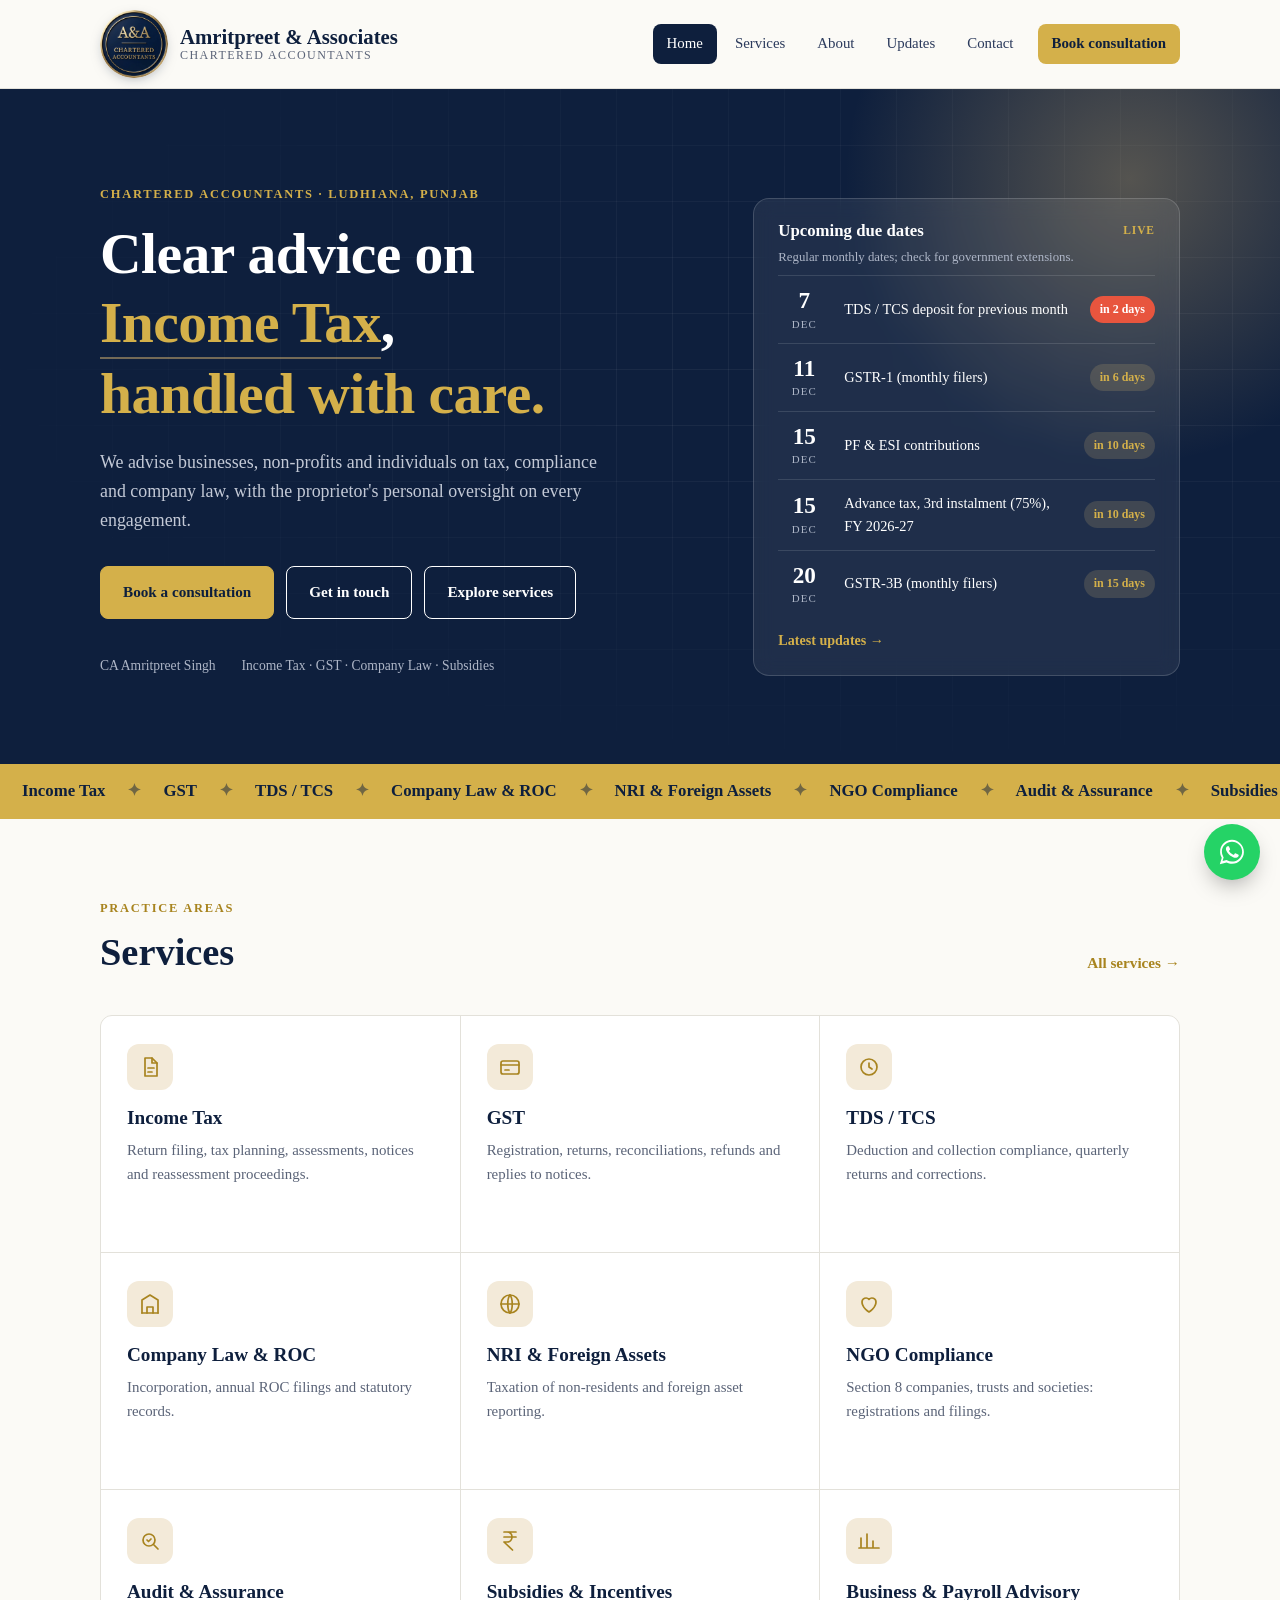
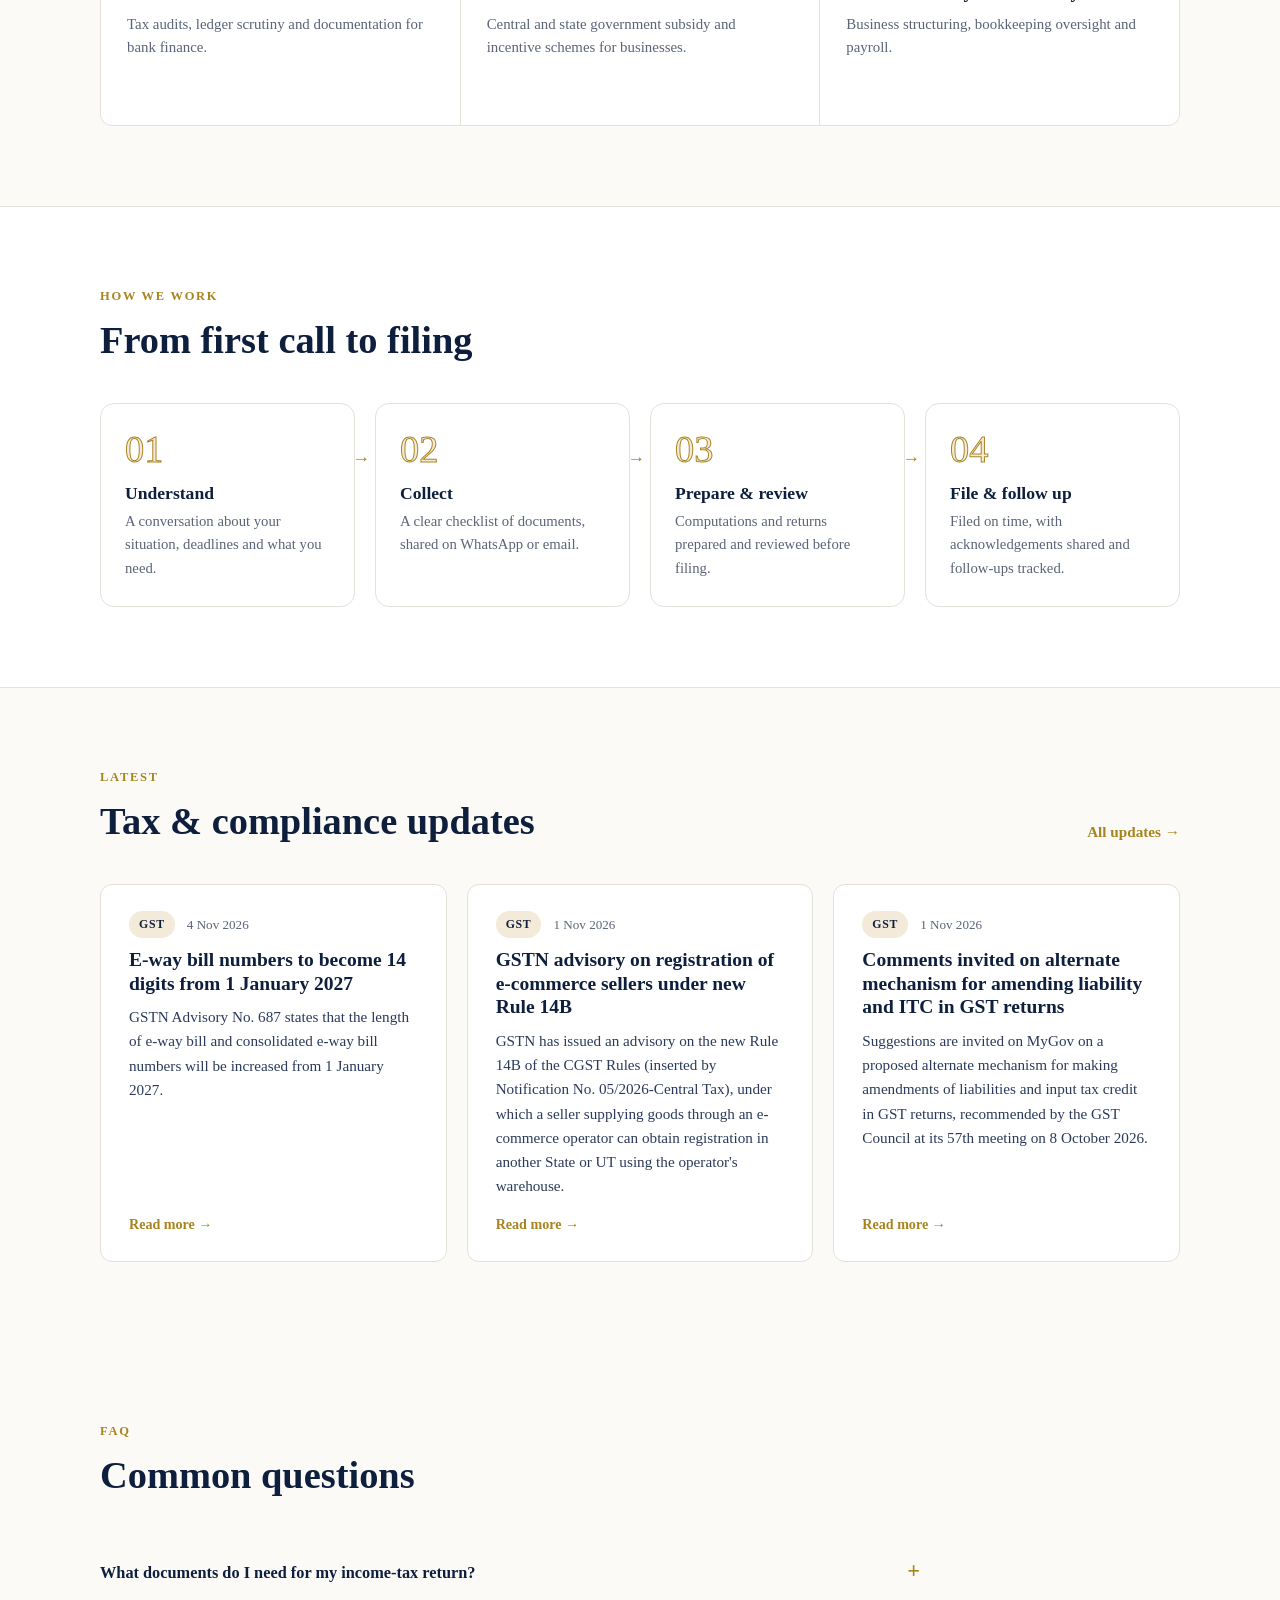
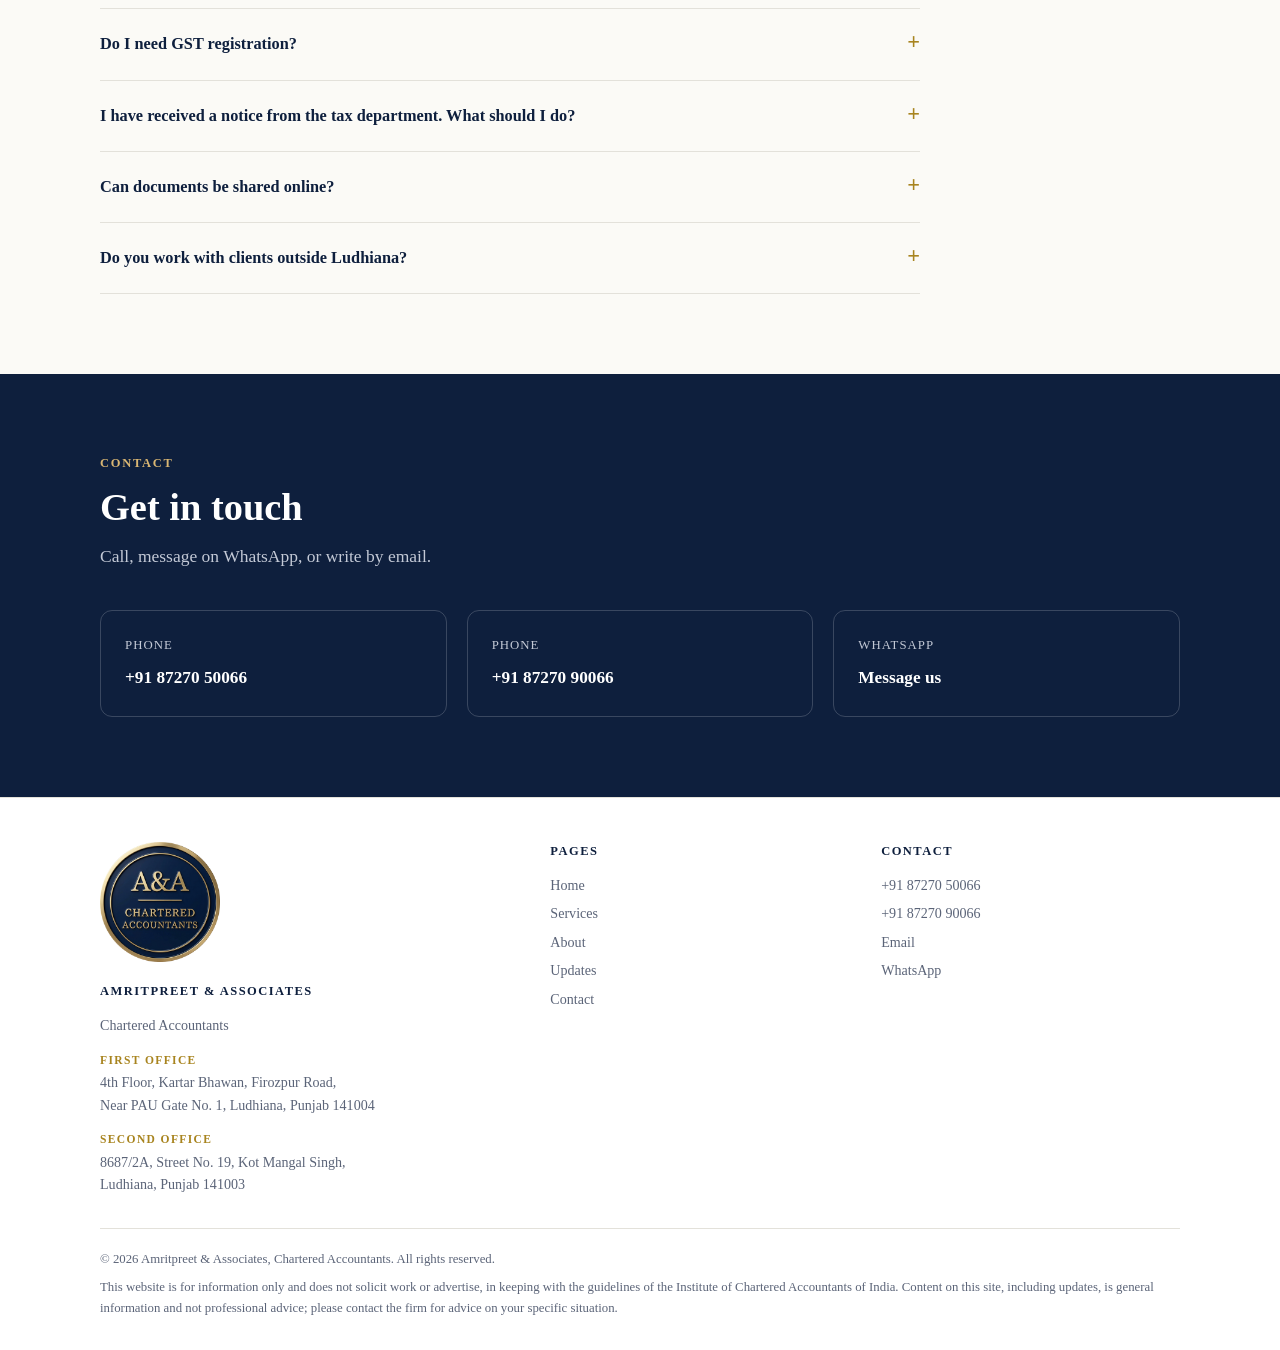
<file: index.html>
<!doctype html>
<html lang="en">
<head>
<meta charset="utf-8">
<meta name="viewport" content="width=device-width, initial-scale=1">
<title>Amritpreet & Associates | Chartered Accountants, Ludhiana</title>
<meta name="description" content="Amritpreet & Associates, Chartered Accountants, Ludhiana, Punjab. Income Tax, GST, TDS/TCS, Company Law, NRI taxation, NGO compliance and business advisory.">
<link rel="icon" type="image/png" href="favicon.png?v=2">
<link rel="apple-touch-icon" href="apple-touch-icon.png?v=2">
<meta property="og:image" content="logo.png?v=2">
<script>try{if(!sessionStorage.getItem("aa-intro")&&!matchMedia("(prefers-reduced-motion: reduce)").matches)document.documentElement.classList.add("intro")}catch(e){}</script>
<link rel="stylesheet" href="style.css">
</head>
<body>
<div class="splash" id="splash" aria-hidden="true">
  <div class="splash-inner">
    <img class="splash-logo" src="logo.png?v=2" alt="" width="220" height="220">
    <div class="splash-name">Amritpreet &amp; Associates</div>
    <div class="splash-sub">Chartered Accountants</div>
    <div class="splash-line"><span></span></div>
  </div>
</div>
<header id="site-header"></header>
<main>
<div class="hero dark-hero">
  <div class="wrap hero-grid">
    <div>
      <div class="eyebrow">Chartered Accountants · Ludhiana, Punjab</div>
      <h1>Clear advice on<br><span class="rotator" id="rotator">Income Tax</span>,<br><em>handled with care.</em></h1>
      <p class="lead">We advise businesses, non-profits and individuals on tax, compliance and company law, with the proprietor's personal oversight on every engagement.</p>
      <div class="cta">
        <a class="btn primary" data-book-link href="contact.html#enquiry">Book a consultation</a>
        <a class="btn" href="contact.html">Get in touch</a>
        <a class="btn" href="services.html">Explore services</a>
      </div>
      <div class="id-strip">
        <span>CA Amritpreet Singh</span>
        <span>Income Tax · GST · Company Law · Subsidies</span>
      </div>
    </div>
    <div class="glass">
      <h3>Upcoming due dates <small>Live</small></h3>
      <p class="sub">Regular monthly dates; check for government extensions.</p>
      <ul class="dl" id="due-list"></ul>
      <a class="more" style="color:var(--gold);display:inline-block;margin-top:12px;font-size:.88rem" href="updates.html">Latest updates →</a>
    </div>
  </div>
</div>
<div class="marquee" aria-hidden="true"><div class="track"><span>Income Tax</span><i>✦</i><span>GST</span><i>✦</i><span>TDS / TCS</span><i>✦</i><span>Company Law & ROC</span><i>✦</i><span>NRI & Foreign Assets</span><i>✦</i><span>NGO Compliance</span><i>✦</i><span>Audit & Assurance</span><i>✦</i><span>Subsidies & Incentives</span><i>✦</i><span>Business & Payroll Advisory</span><i>✦</i><span>Income Tax</span><i>✦</i><span>GST</span><i>✦</i><span>TDS / TCS</span><i>✦</i><span>Company Law & ROC</span><i>✦</i><span>NRI & Foreign Assets</span><i>✦</i><span>NGO Compliance</span><i>✦</i><span>Audit & Assurance</span><i>✦</i><span>Subsidies & Incentives</span><i>✦</i><span>Business & Payroll Advisory</span><i>✦</i></div></div>

<section>
  <div class="wrap">
    <div class="head-row">
      <div class="head"><div class="eyebrow">Practice areas</div><h2>Services</h2></div>
      <a class="more" href="services.html">All services →</a>
    </div>
    <div class="services">
<a class="svc" href="services.html#income-tax"><div class="ico"><svg viewBox="0 0 24 24"><path d="M7 3h7l5 5v13H7z"/><path d="M14 3v5h5"/><path d="M10 13h6M10 17h4"/></svg></div><h3>Income Tax</h3><p>Return filing, tax planning, assessments, notices and reassessment proceedings.</p><span class="arrow">Learn more →</span></a>
<a class="svc" href="services.html#gst"><div class="ico"><svg viewBox="0 0 24 24"><rect x="3" y="6" width="18" height="13" rx="2"/><path d="M3 10h18"/><path d="M7 15h4"/></svg></div><h3>GST</h3><p>Registration, returns, reconciliations, refunds and replies to notices.</p><span class="arrow">Learn more →</span></a>
<a class="svc" href="services.html#tds"><div class="ico"><svg viewBox="0 0 24 24"><circle cx="12" cy="12" r="8"/><path d="M12 8v4l3 2"/></svg></div><h3>TDS / TCS</h3><p>Deduction and collection compliance, quarterly returns and corrections.</p><span class="arrow">Learn more →</span></a>
<a class="svc" href="services.html#company-law"><div class="ico"><svg viewBox="0 0 24 24"><path d="M4 21V8l8-5 8 5v13"/><path d="M9 21v-6h6v6"/><path d="M4 21h16"/></svg></div><h3>Company Law & ROC</h3><p>Incorporation, annual ROC filings and statutory records.</p><span class="arrow">Learn more →</span></a>
<a class="svc" href="services.html#nri"><div class="ico"><svg viewBox="0 0 24 24"><circle cx="12" cy="12" r="9"/><path d="M3 12h18M12 3c3 3.5 3 14.5 0 18M12 3c-3 3.5-3 14.5 0 18"/></svg></div><h3>NRI & Foreign Assets</h3><p>Taxation of non-residents and foreign asset reporting.</p><span class="arrow">Learn more →</span></a>
<a class="svc" href="services.html#ngo"><div class="ico"><svg viewBox="0 0 24 24"><path d="M12 20s-7-4.5-7-10a4 4 0 0 1 7-2.6A4 4 0 0 1 19 10c0 5.5-7 10-7 10z"/></svg></div><h3>NGO Compliance</h3><p>Section 8 companies, trusts and societies: registrations and filings.</p><span class="arrow">Learn more →</span></a>
<a class="svc" href="services.html#audit"><div class="ico"><svg viewBox="0 0 24 24"><circle cx="11" cy="11" r="6"/><path d="M20 20l-4.5-4.5"/><path d="M9 11l1.5 1.5L13 10"/></svg></div><h3>Audit & Assurance</h3><p>Tax audits, ledger scrutiny and documentation for bank finance.</p><span class="arrow">Learn more →</span></a>
<a class="svc" href="services.html#subsidies"><div class="ico"><svg viewBox="0 0 24 24"><path d="M6 3h12M6 8h12M6 13l8.5 8M6 13h3c6.667 0 6.667-10 0-10"/></svg></div><h3>Subsidies & Incentives</h3><p>Central and state government subsidy and incentive schemes for businesses.</p><span class="arrow">Learn more →</span></a>
<a class="svc" href="services.html#advisory"><div class="ico"><svg viewBox="0 0 24 24"><path d="M4 19V9M10 19V5M16 19v-7M22 19H2"/></svg></div><h3>Business & Payroll Advisory</h3><p>Business structuring, bookkeeping oversight and payroll.</p><span class="arrow">Learn more →</span></a>
    </div>
  </div>
</section>

<section class="alt">
  <div class="wrap">
    <div class="head"><div class="eyebrow">How we work</div><h2>From first call to filing</h2></div>
    <div class="steps">
      <div class="step"><h3>Understand</h3><p>A conversation about your situation, deadlines and what you need.</p></div>
      <div class="step"><h3>Collect</h3><p>A clear checklist of documents, shared on WhatsApp or email.</p></div>
      <div class="step"><h3>Prepare &amp; review</h3><p>Computations and returns prepared and reviewed before filing.</p></div>
      <div class="step"><h3>File &amp; follow up</h3><p>Filed on time, with acknowledgements shared and follow-ups tracked.</p></div>
    </div>
  </div>
</section>

<section >
  <div class="wrap">
    <div class="head-row">
      <div class="head"><div class="eyebrow">Latest</div><h2>Tax &amp; compliance updates</h2></div>
      <a class="more" href="updates.html">All updates →</a>
    </div>
    <div class="home-updates" id="home-updates"></div>
  </div>
</section>

<section>
  <div class="wrap">
    <div class="head"><div class="eyebrow">FAQ</div><h2>Common questions</h2></div>
    <div class="faq">
      <details><summary>What documents do I need for my income-tax return?</summary><p>Typically PAN and Aadhaar, bank statements, Form 16 (if salaried), Form 26AS / AIS, and details of investments, loans and other income. We share a checklist suited to your case.</p></details>
      <details><summary>Do I need GST registration?</summary><p>It depends on your turnover, the nature of supplies, and whether you sell inter-state or through e-commerce. Share your business details and we will confirm what applies.</p></details>
      <details><summary>I have received a notice from the tax department. What should I do?</summary><p>Don't ignore it, and note the response deadline. Share the notice and we will explain what it asks for and prepare the reply.</p></details>
      <details><summary>Can documents be shared online?</summary><p>Yes. Documents can be shared on WhatsApp or email, so most work can be handled without visiting the office.</p></details>
      <details><summary>Do you work with clients outside Ludhiana?</summary><p>Yes, including NRIs. Most compliance work is online, so location is rarely a constraint.</p></details>
    </div>
  </div>
</section>

<section class="contact-band">
  <div class="wrap">
    <div class="head"><div class="eyebrow">Contact</div><h2>Get in touch</h2><p>Call, message on WhatsApp, or write by email.</p></div>
    <div class="cgrid">
      <a class="cbox" href="tel:+918727050066"><small>Phone</small><strong>+91 87270 50066</strong></a>
      <a class="cbox" href="tel:+918727090066"><small>Phone</small><strong>+91 87270 90066</strong></a>
      <a class="cbox" href="https://wa.me/918727050066" target="_blank" rel="noopener"><small>WhatsApp</small><strong>Message us</strong></a>
    </div>
  </div>
</section>
</main>
<footer id="site-footer"></footer>
<script src="updates-data.js"></script>
<script src="deadlines-data.js"></script>
<script src="booking-config.js?v=20261109"></script>
<script src="site.js?v=20261109"></script>
</body>
</html>
</file>
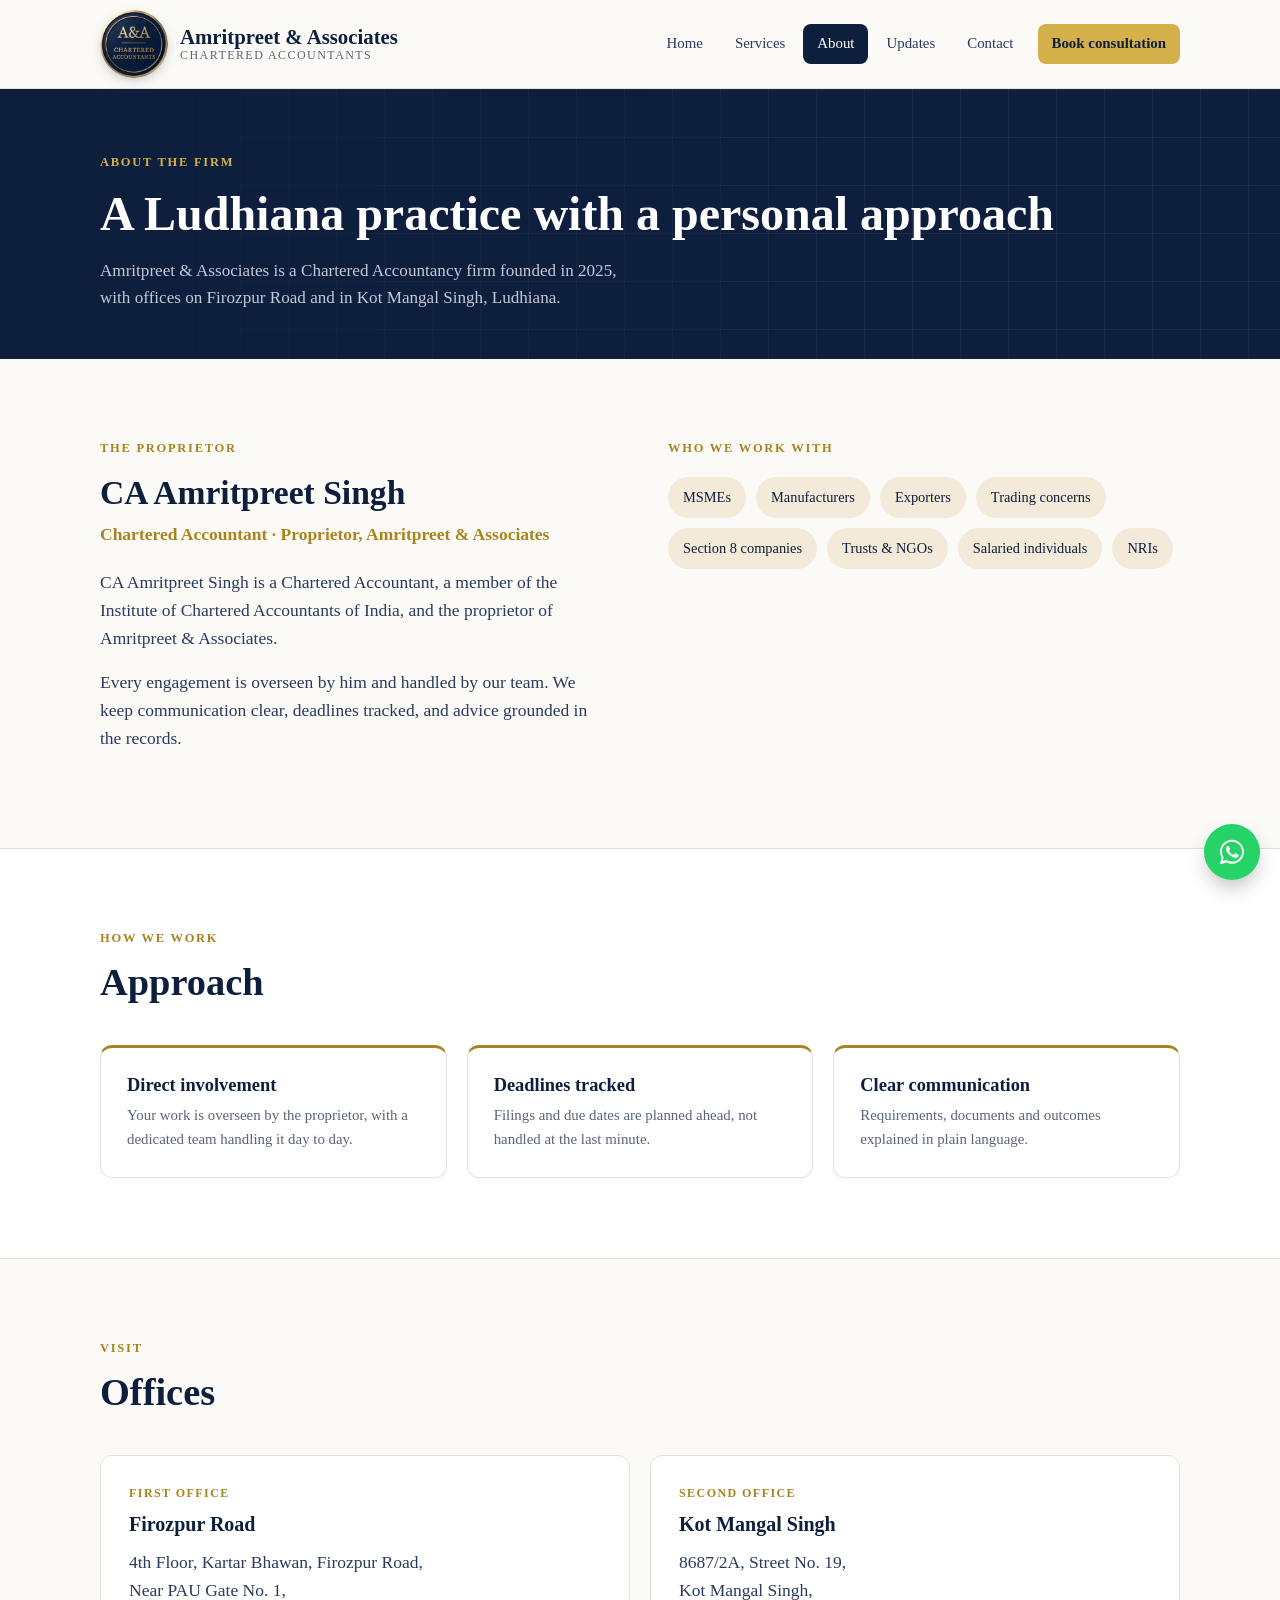
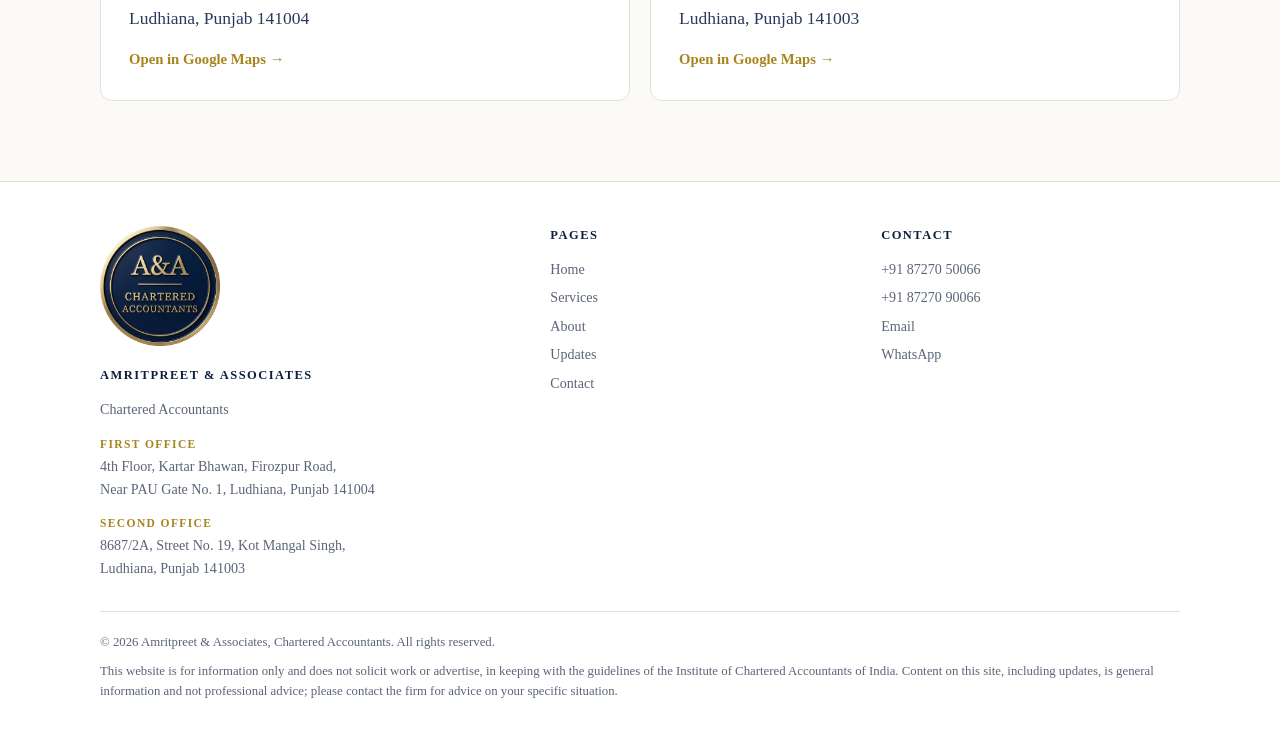
<file: about.html>
<!doctype html>
<html lang="en">
<head>
<meta charset="utf-8">
<meta name="viewport" content="width=device-width, initial-scale=1">
<title>About | Amritpreet & Associates, Chartered Accountants</title>
<meta name="description" content="About Amritpreet & Associates, a Chartered Accountancy firm in Ludhiana founded in 2025 by CA Amritpreet Singh.">
<link rel="icon" type="image/png" href="favicon.png?v=2">
<link rel="apple-touch-icon" href="apple-touch-icon.png?v=2">
<meta property="og:image" content="logo.png?v=2">
<script>try{if(!sessionStorage.getItem("aa-intro")&&!matchMedia("(prefers-reduced-motion: reduce)").matches)document.documentElement.classList.add("intro")}catch(e){}</script>
<link rel="stylesheet" href="style.css">
</head>
<body>
<div class="splash" id="splash" aria-hidden="true">
  <div class="splash-inner">
    <img class="splash-logo" src="logo.png?v=2" alt="" width="220" height="220">
    <div class="splash-name">Amritpreet &amp; Associates</div>
    <div class="splash-sub">Chartered Accountants</div>
    <div class="splash-line"><span></span></div>
  </div>
</div>
<header id="site-header"></header>
<main>
<div class="page-head"><div class="wrap">
  <div class="eyebrow">About the firm</div>
  <h1>A Ludhiana practice with a personal approach</h1>
  <p>Amritpreet &amp; Associates is a Chartered Accountancy firm founded in 2025, with offices on Firozpur Road and in Kot Mangal Singh, Ludhiana.</p>
</div></div>

<section><div class="wrap split">
  <div class="prose">
    <div class="eyebrow" style="margin-bottom:14px">The proprietor</div>
    <h2 style="font-size:2.1rem;margin-bottom:6px">CA Amritpreet Singh</h2>
    <p class="role">Chartered Accountant · Proprietor, Amritpreet &amp; Associates</p>
    <p>CA Amritpreet Singh is a Chartered Accountant, a member of the Institute of Chartered Accountants of India, and the proprietor of Amritpreet &amp; Associates.</p>
    <p>Every engagement is overseen by him and handled by our team. We keep communication clear, deadlines tracked, and advice grounded in the records.</p>
  </div>
  <div>
    <div class="eyebrow" style="margin-bottom:18px">Who we work with</div>
    <div class="chips">
      <span class="chip">MSMEs</span><span class="chip">Manufacturers</span><span class="chip">Exporters</span>
      <span class="chip">Trading concerns</span><span class="chip">Section 8 companies</span><span class="chip">Trusts &amp; NGOs</span>
      <span class="chip">Salaried individuals</span><span class="chip">NRIs</span>
    </div>
  </div>
</div></section>

<section class="alt"><div class="wrap">
  <div class="head"><div class="eyebrow">How we work</div><h2>Approach</h2></div>
  <div class="values">
    <div class="value"><h3>Direct involvement</h3><p>Your work is overseen by the proprietor, with a dedicated team handling it day to day.</p></div>
    <div class="value"><h3>Deadlines tracked</h3><p>Filings and due dates are planned ahead, not handled at the last minute.</p></div>
    <div class="value"><h3>Clear communication</h3><p>Requirements, documents and outcomes explained in plain language.</p></div>
  </div>
</div></section>

<section><div class="wrap">
  <div class="head"><div class="eyebrow">Visit</div><h2>Offices</h2></div>
  <div class="offices">
    <div class="office"><div class="tag2">First Office</div><h3>Firozpur Road</h3>
      <address>4th Floor, Kartar Bhawan, Firozpur Road,<br>Near PAU Gate No. 1,<br>Ludhiana, Punjab 141004</address>
      <a class="map" href="https://maps.app.goo.gl/pUbe4gB2zqvdwZUa9" target="_blank" rel="noopener">Open in Google Maps →</a></div>
    <div class="office"><div class="tag2">Second Office</div><h3>Kot Mangal Singh</h3>
      <address>8687/2A, Street No. 19,<br>Kot Mangal Singh,<br>Ludhiana, Punjab 141003</address>
      <a class="map" href="https://maps.app.goo.gl/yPmrNe5ddGHJmnCw6" target="_blank" rel="noopener">Open in Google Maps →</a></div>
  </div>
</div></section>
</main>
<footer id="site-footer"></footer>
<script src="updates-data.js"></script>
<script src="deadlines-data.js"></script>
<script src="booking-config.js?v=20261109"></script>
<script src="site.js?v=20261109"></script>
</body>
</html>
</file>
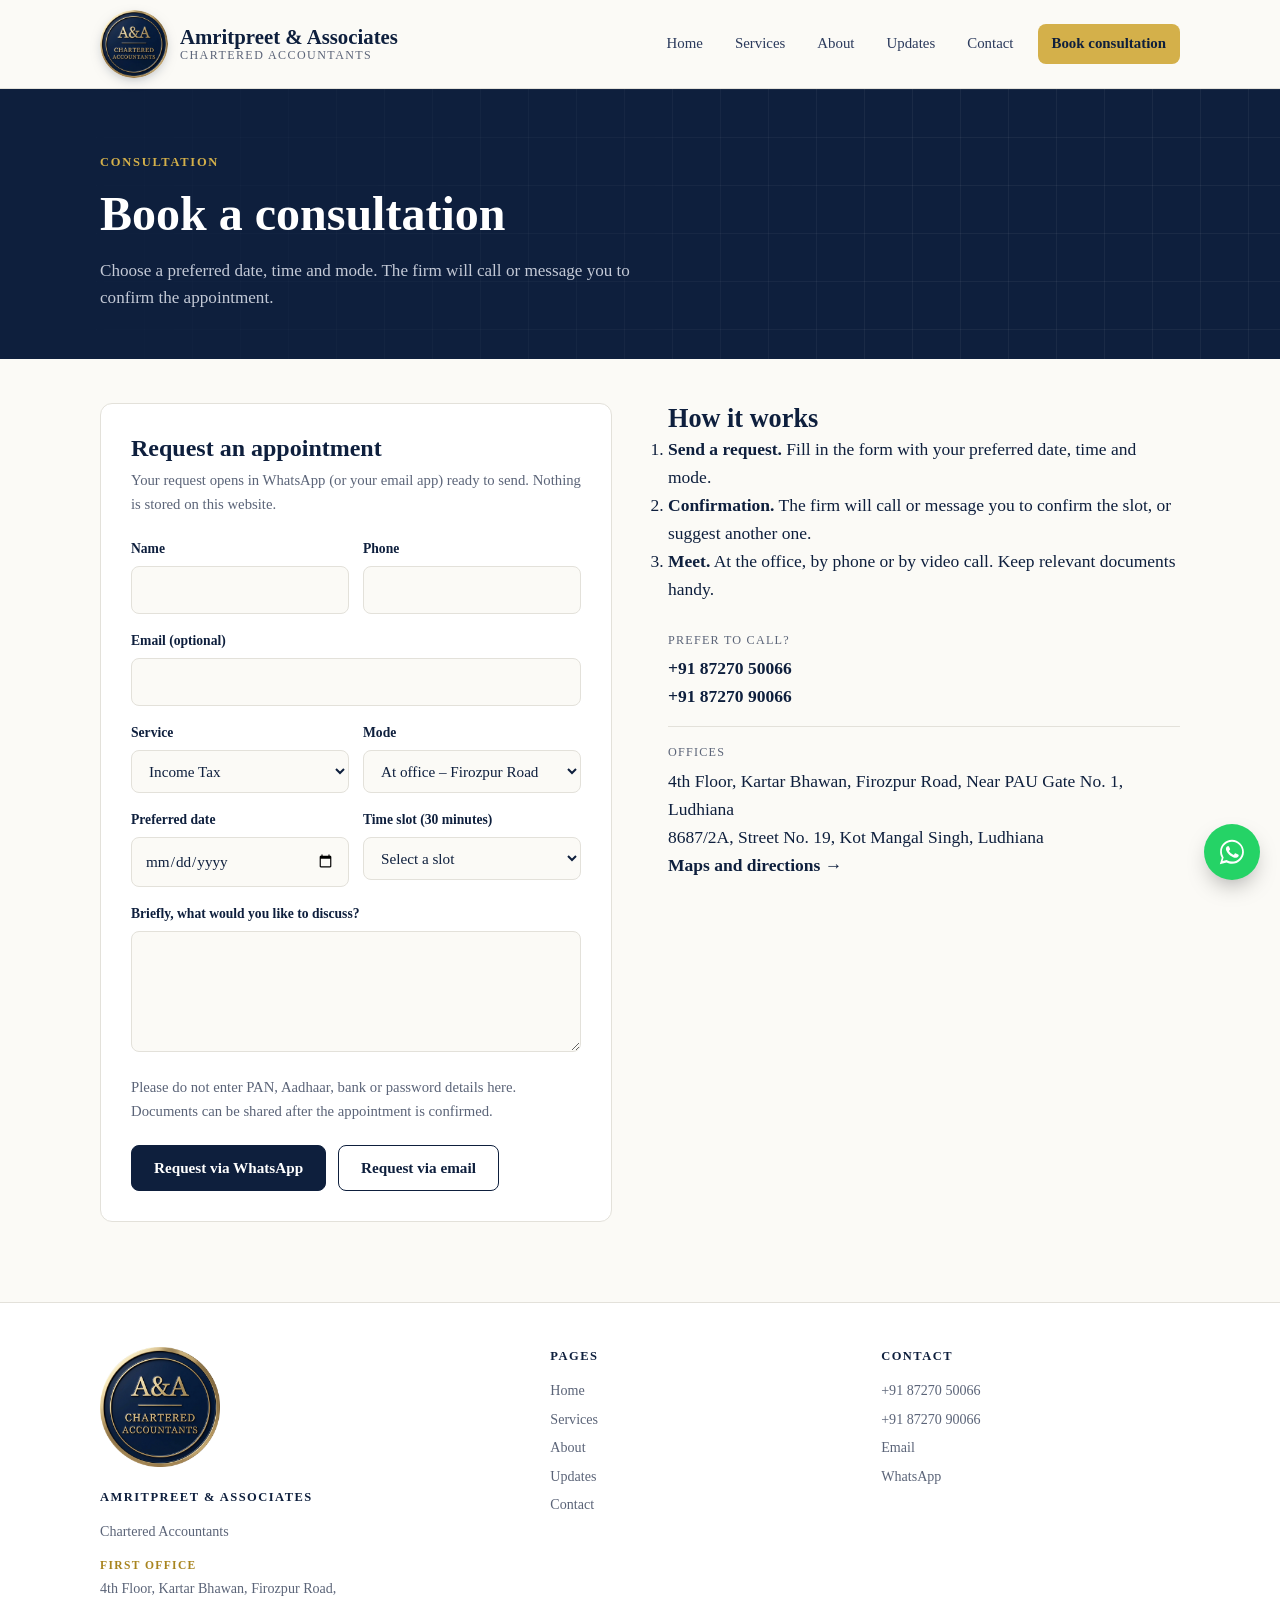
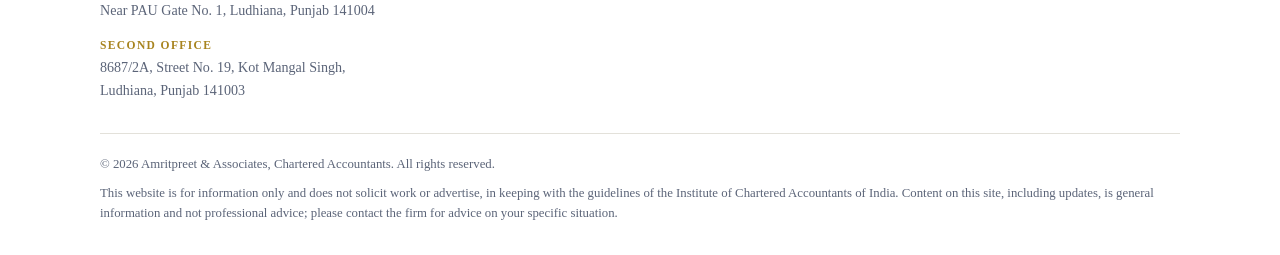
<file: book.html>
<!doctype html>
<html lang="en">
<head>
<meta charset="utf-8">
<meta name="viewport" content="width=device-width, initial-scale=1">
<title>Book a Consultation | Amritpreet & Associates, Chartered Accountants</title>
<meta name="description" content="Request a consultation with Amritpreet & Associates, Chartered Accountants, Ludhiana: at the office, by phone or by video call.">
<link rel="icon" type="image/png" href="favicon.png?v=2">
<link rel="apple-touch-icon" href="apple-touch-icon.png?v=2">
<meta property="og:image" content="logo.png?v=2">
<script>try{if(!sessionStorage.getItem("aa-intro")&&!matchMedia("(prefers-reduced-motion: reduce)").matches)document.documentElement.classList.add("intro")}catch(e){}</script>
<link rel="stylesheet" href="style.css">
</head>
<body>
<div class="splash" id="splash" aria-hidden="true">
  <div class="splash-inner">
    <img class="splash-logo" src="logo.png?v=2" alt="" width="220" height="220">
    <div class="splash-name">Amritpreet &amp; Associates</div>
    <div class="splash-sub">Chartered Accountants</div>
    <div class="splash-line"><span></span></div>
  </div>
</div>
<header id="site-header"></header>
<main>
<div class="page-head"><div class="wrap">
  <div class="eyebrow">Consultation</div>
  <h1>Book a consultation</h1>
  <p>Choose a preferred date, time and mode. The firm will call or message you to confirm the appointment.</p>
</div></div>

<section style="padding-top:44px"><div class="wrap split">
  <form class="form" id="booking">
    <h2>Request an appointment</h2>
    <p>Your request opens in WhatsApp (or your email app) ready to send. Nothing is stored on this website.</p>
    <div class="row2">
      <div class="field"><label for="b-name">Name</label><input id="b-name" name="name" autocomplete="name" required></div>
      <div class="field"><label for="b-phone">Phone</label><input id="b-phone" name="phone" type="tel" autocomplete="tel" required></div>
    </div>
    <div class="field"><label for="b-email">Email (optional)</label><input id="b-email" name="email" type="email" autocomplete="email"></div>
    <div class="row2">
      <div class="field"><label for="b-service">Service</label><select id="b-service" name="service"><option>Income Tax</option><option>GST</option><option>TDS / TCS</option><option>Company Law & ROC</option><option>NRI & Foreign Assets</option><option>NGO Compliance</option><option>Audit & Assurance</option><option>Subsidies & Incentives</option><option>Business & Payroll Advisory</option><option>Other</option></select></div>
      <div class="field"><label for="b-mode">Mode</label><select id="b-mode" name="mode"><option>At office – Firozpur Road</option><option>At office – Kot Mangal Singh</option><option>Phone call</option><option>Video call</option></select></div>
    </div>
    <div class="row2">
      <div class="field"><label for="b-date">Preferred date</label><input id="b-date" name="date" type="date" required></div>
      <div class="field"><label for="b-time">Time slot (30 minutes)</label><select id="b-time" name="time" required><option value="">Select a slot</option><optgroup label="Morning"><option>8:00 – 8:30 am</option><option>8:30 – 9:00 am</option><option>9:00 – 9:30 am</option><option>9:30 – 10:00 am</option><option>10:00 – 10:30 am</option></optgroup><optgroup label="Evening"><option>7:00 – 7:30 pm</option><option>7:30 – 8:00 pm</option><option>8:00 – 8:30 pm</option><option>8:30 – 9:00 pm</option><option>9:00 – 9:30 pm</option><option>9:30 – 10:00 pm</option></optgroup></select></div>
    </div>
    <div class="field"><label for="b-msg">Briefly, what would you like to discuss?</label><textarea id="b-msg" name="message" rows="4" required></textarea></div>
    <p class="note">Please do not enter PAN, Aadhaar, bank or password details here. Documents can be shared after the appointment is confirmed.</p>
    <div class="cta" style="margin-top:6px">
      <button class="btn primary" type="submit">Request via WhatsApp</button>
      <button class="btn" type="button" id="book-email">Request via email</button>
    </div>
  </form>

  <div>
    <div class="steps-mini">
      <h2>How it works</h2>
      <ol>
        <li><b>Send a request.</b> Fill in the form with your preferred date, time and mode.</li>
        <li><b>Confirmation.</b> The firm will call or message you to confirm the slot, or suggest another one.</li>
        <li><b>Meet.</b> At the office, by phone or by video call. Keep relevant documents handy.</li>
      </ol>
    </div>
    <ul class="clist" style="margin-top:28px">
      <li><small>Prefer to call?</small><a href="tel:+918727050066">+91 87270 50066</a><br><a href="tel:+918727090066">+91 87270 90066</a></li>
      <li><small>Offices</small>4th Floor, Kartar Bhawan, Firozpur Road, Near PAU Gate No. 1, Ludhiana<br>8687/2A, Street No. 19, Kot Mangal Singh, Ludhiana<br><a href="contact.html">Maps and directions →</a></li>
    </ul>
  </div>
</div></section>
</main>
<footer id="site-footer"></footer>
<script src="updates-data.js"></script>
<script src="deadlines-data.js"></script>
<script src="site.js"></script>
</body>
</html>
</file>
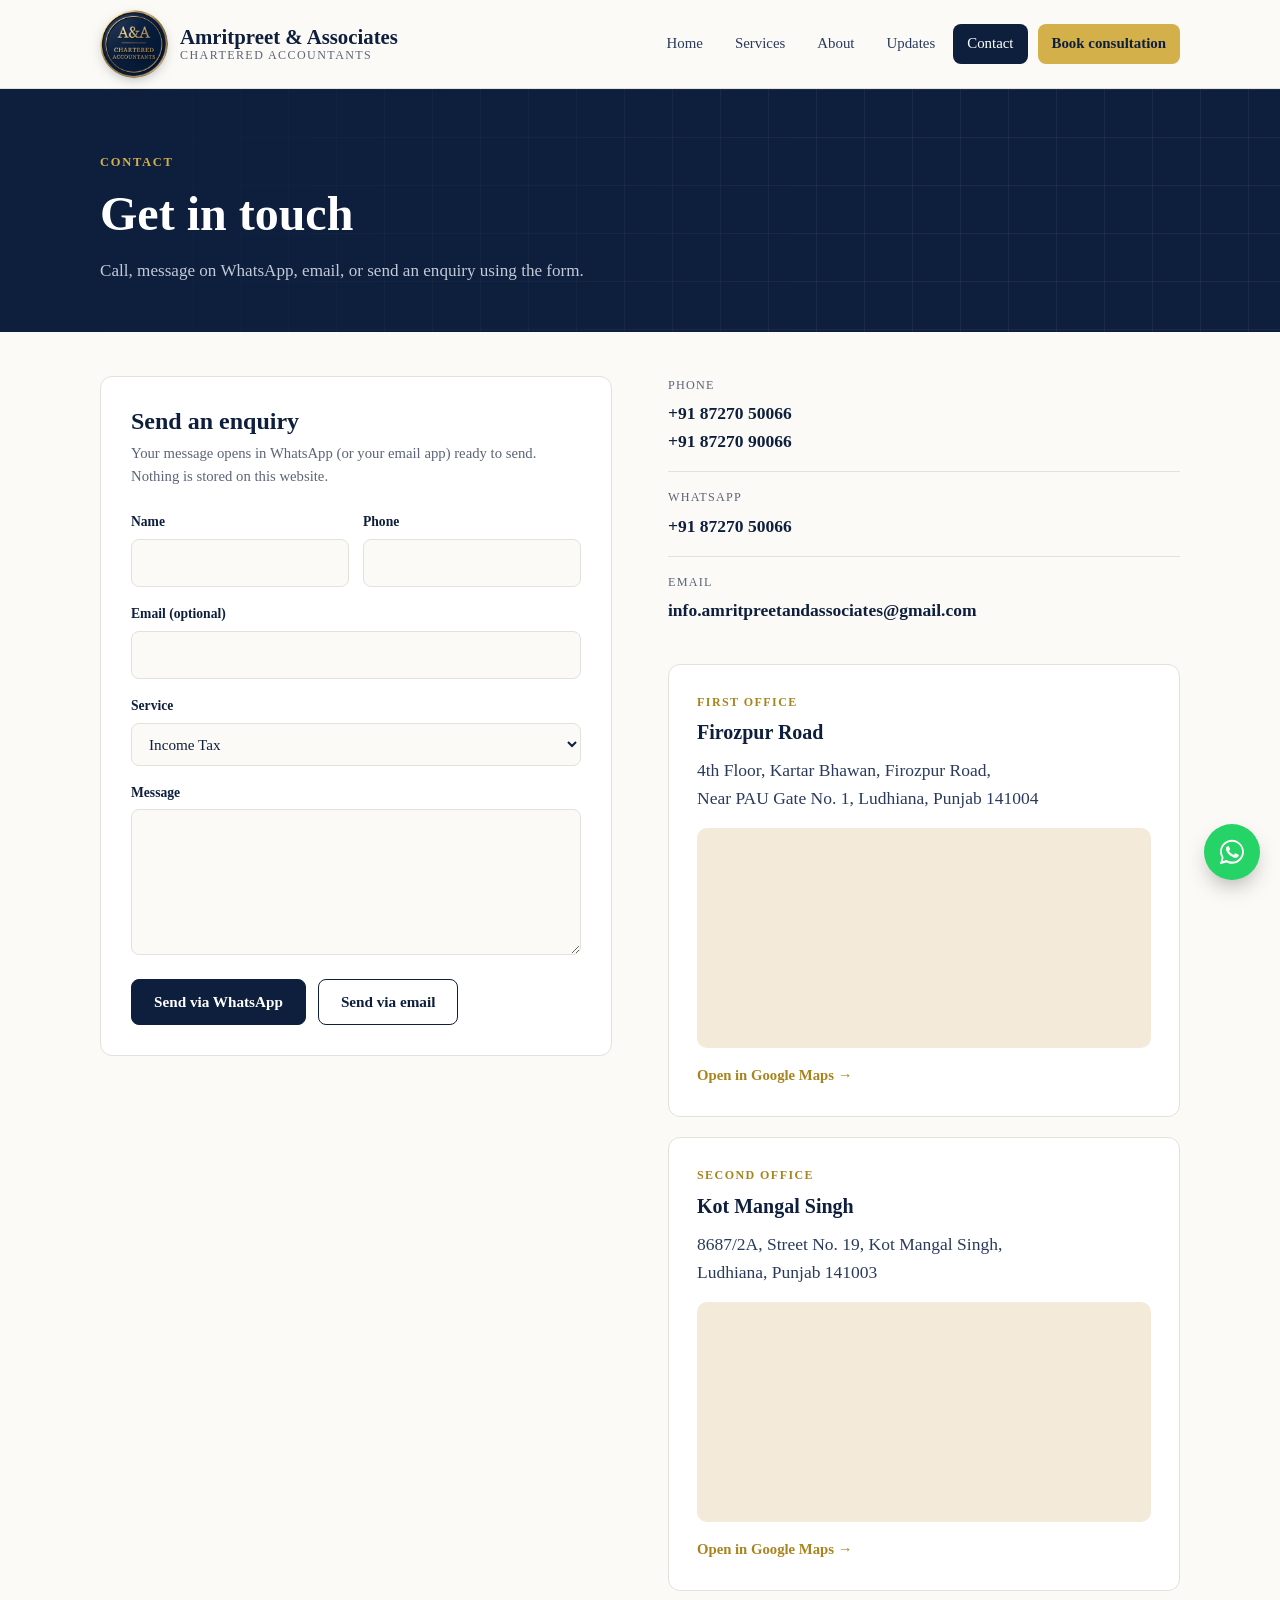
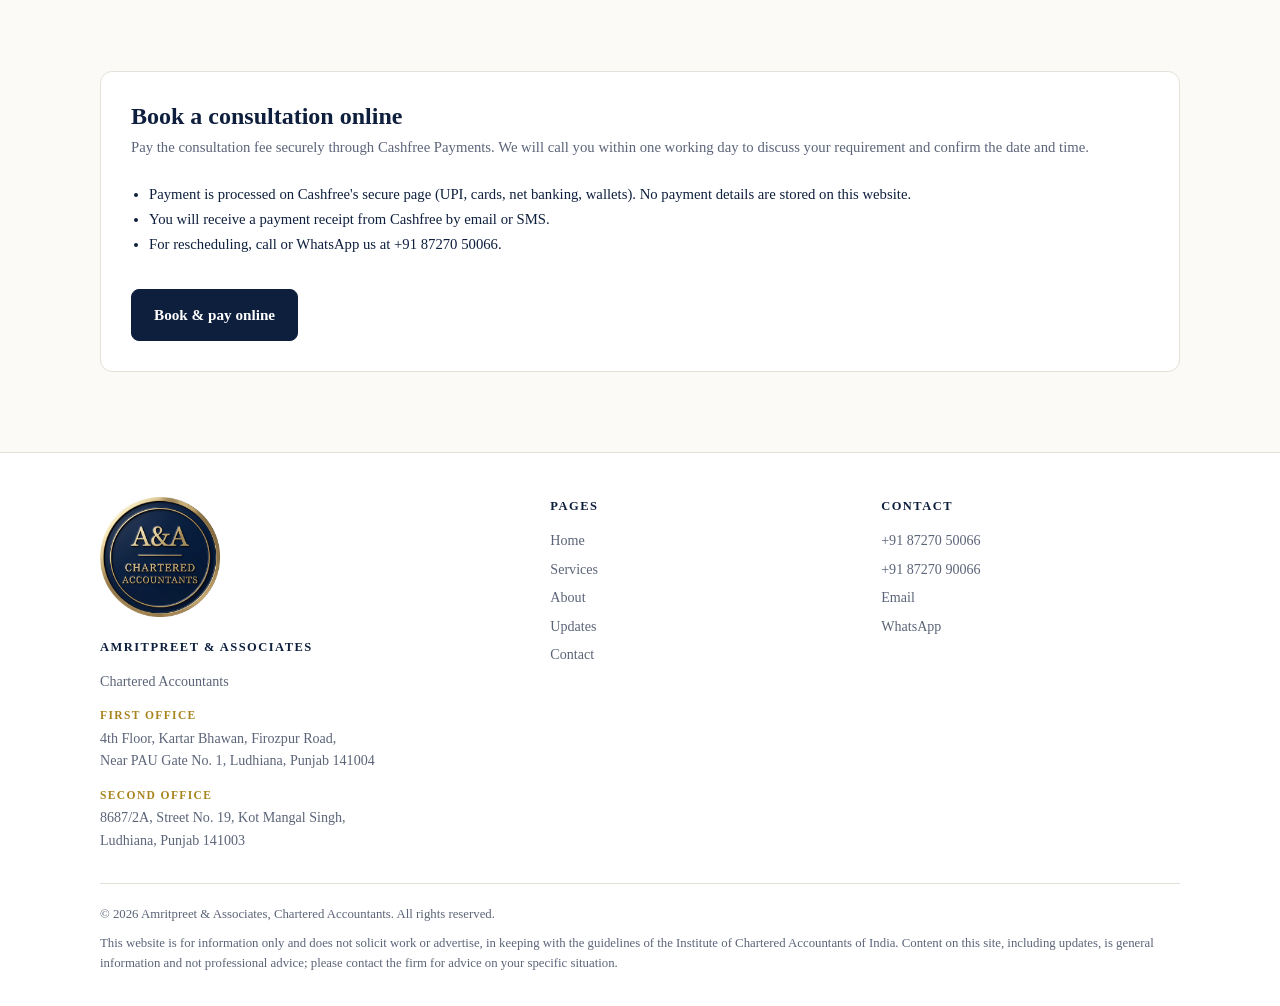
<file: contact.html>
<!doctype html>
<html lang="en">
<head>
<meta charset="utf-8">
<meta name="viewport" content="width=device-width, initial-scale=1">
<title>Contact | Amritpreet & Associates, Chartered Accountants</title>
<meta name="description" content="Contact Amritpreet & Associates, Chartered Accountants, Ludhiana: phone, WhatsApp, email and office addresses.">
<link rel="icon" type="image/png" href="favicon.png?v=2">
<link rel="apple-touch-icon" href="apple-touch-icon.png?v=2">
<meta property="og:image" content="logo.png?v=2">
<script>try{if(!sessionStorage.getItem("aa-intro")&&!matchMedia("(prefers-reduced-motion: reduce)").matches)document.documentElement.classList.add("intro")}catch(e){}</script>
<link rel="stylesheet" href="style.css">
</head>
<body>
<div class="splash" id="splash" aria-hidden="true">
  <div class="splash-inner">
    <img class="splash-logo" src="logo.png?v=2" alt="" width="220" height="220">
    <div class="splash-name">Amritpreet &amp; Associates</div>
    <div class="splash-sub">Chartered Accountants</div>
    <div class="splash-line"><span></span></div>
  </div>
</div>
<header id="site-header"></header>
<main>
<div class="page-head"><div class="wrap">
  <div class="eyebrow">Contact</div>
  <h1>Get in touch</h1>
  <p>Call, message on WhatsApp, email, or send an enquiry using the form.</p>
</div></div>

<section style="padding-top:44px"><div class="wrap split">
  <form class="form" id="enquiry">
    <h2>Send an enquiry</h2>
    <p>Your message opens in WhatsApp (or your email app) ready to send. Nothing is stored on this website.</p>
    <div class="row2">
      <div class="field"><label for="f-name">Name</label><input id="f-name" name="name" required></div>
      <div class="field"><label for="f-phone">Phone</label><input id="f-phone" name="phone" type="tel" required></div>
    </div>
    <div class="field"><label for="f-email">Email (optional)</label><input id="f-email" name="email" type="email"></div>
    <div class="field"><label for="f-service">Service</label><select id="f-service" name="service"><option>Income Tax</option><option>GST</option><option>TDS / TCS</option><option>Company Law & ROC</option><option>NRI & Foreign Assets</option><option>NGO Compliance</option><option>Audit & Assurance</option><option>Subsidies & Incentives</option><option>Business & Payroll Advisory</option><option>Other</option></select></div>
    <div class="field"><label for="f-msg">Message</label><textarea id="f-msg" name="message" rows="5" required></textarea></div>
    <div class="cta" style="margin-top:6px">
      <button class="btn primary" type="submit">Send via WhatsApp</button>
      <button class="btn" type="button" id="send-email">Send via email</button>
    </div>
  </form>

  <div>
    <ul class="clist">
      <li><small>Phone</small><a href="tel:+918727050066">+91 87270 50066</a><br><a href="tel:+918727090066">+91 87270 90066</a></li>
      <li><small>WhatsApp</small><a href="https://wa.me/918727050066" target="_blank" rel="noopener">+91 87270 50066</a></li>
      <li><small>Email</small><a href="mailto:info.amritpreetandassociates@gmail.com">info.amritpreetandassociates@gmail.com</a></li>
    </ul>
    <div class="offices" style="grid-template-columns:1fr;margin-top:24px">
      <div class="office"><div class="tag2">First Office</div><h3>Firozpur Road</h3>
        <address>4th Floor, Kartar Bhawan, Firozpur Road,<br>Near PAU Gate No. 1, Ludhiana, Punjab 141004</address>
        <iframe class="map-embed" title="Map: First Office, Kartar Bhawan" src="https://maps.google.com/maps?q=30.896043,75.813046&amp;z=17&amp;output=embed" loading="lazy" referrerpolicy="no-referrer-when-downgrade"></iframe>
        <a class="map" href="https://maps.app.goo.gl/pUbe4gB2zqvdwZUa9" target="_blank" rel="noopener">Open in Google Maps →</a></div>
      <div class="office"><div class="tag2">Second Office</div><h3>Kot Mangal Singh</h3>
        <address>8687/2A, Street No. 19, Kot Mangal Singh,<br>Ludhiana, Punjab 141003</address>
        <iframe class="map-embed" title="Map: Second Office, Kot Mangal Singh" src="https://maps.google.com/maps?q=30.8757728,75.8702101&amp;z=17&amp;output=embed" loading="lazy" referrerpolicy="no-referrer-when-downgrade"></iframe>
        <a class="map" href="https://maps.app.goo.gl/yPmrNe5ddGHJmnCw6" target="_blank" rel="noopener">Open in Google Maps →</a></div>
    </div>
  </div>
</div></section>

<section id="book" data-booking hidden style="padding-top:0"><div class="wrap">
  <div class="form">
    <h2>Book a consultation online</h2>
    <p>Pay the consultation fee securely through Cashfree Payments. We will call you within one working day to discuss your requirement and confirm the date and time.</p>
    <ul style="margin:0 0 18px 18px;padding:0;line-height:1.7;font-size:.92rem">
      <li>Payment is processed on Cashfree's secure page (UPI, cards, net banking, wallets). No payment details are stored on this website.</li>
      <li>You will receive a payment receipt from Cashfree by email or SMS.</li>
      <li>For rescheduling, call or WhatsApp us at +91 87270 50066.</li>
    </ul>
    <div class="cta"><a class="btn primary" data-booking hidden href="#" target="_blank" rel="noopener">Book &amp; pay online</a></div>
  </div>
</div></section>
</main>
<footer id="site-footer"></footer>
<script src="updates-data.js"></script>
<script src="deadlines-data.js"></script>
<script src="booking-config.js?v=20261109"></script>
<script src="site.js?v=20261109"></script>
</body>
</html>
</file>
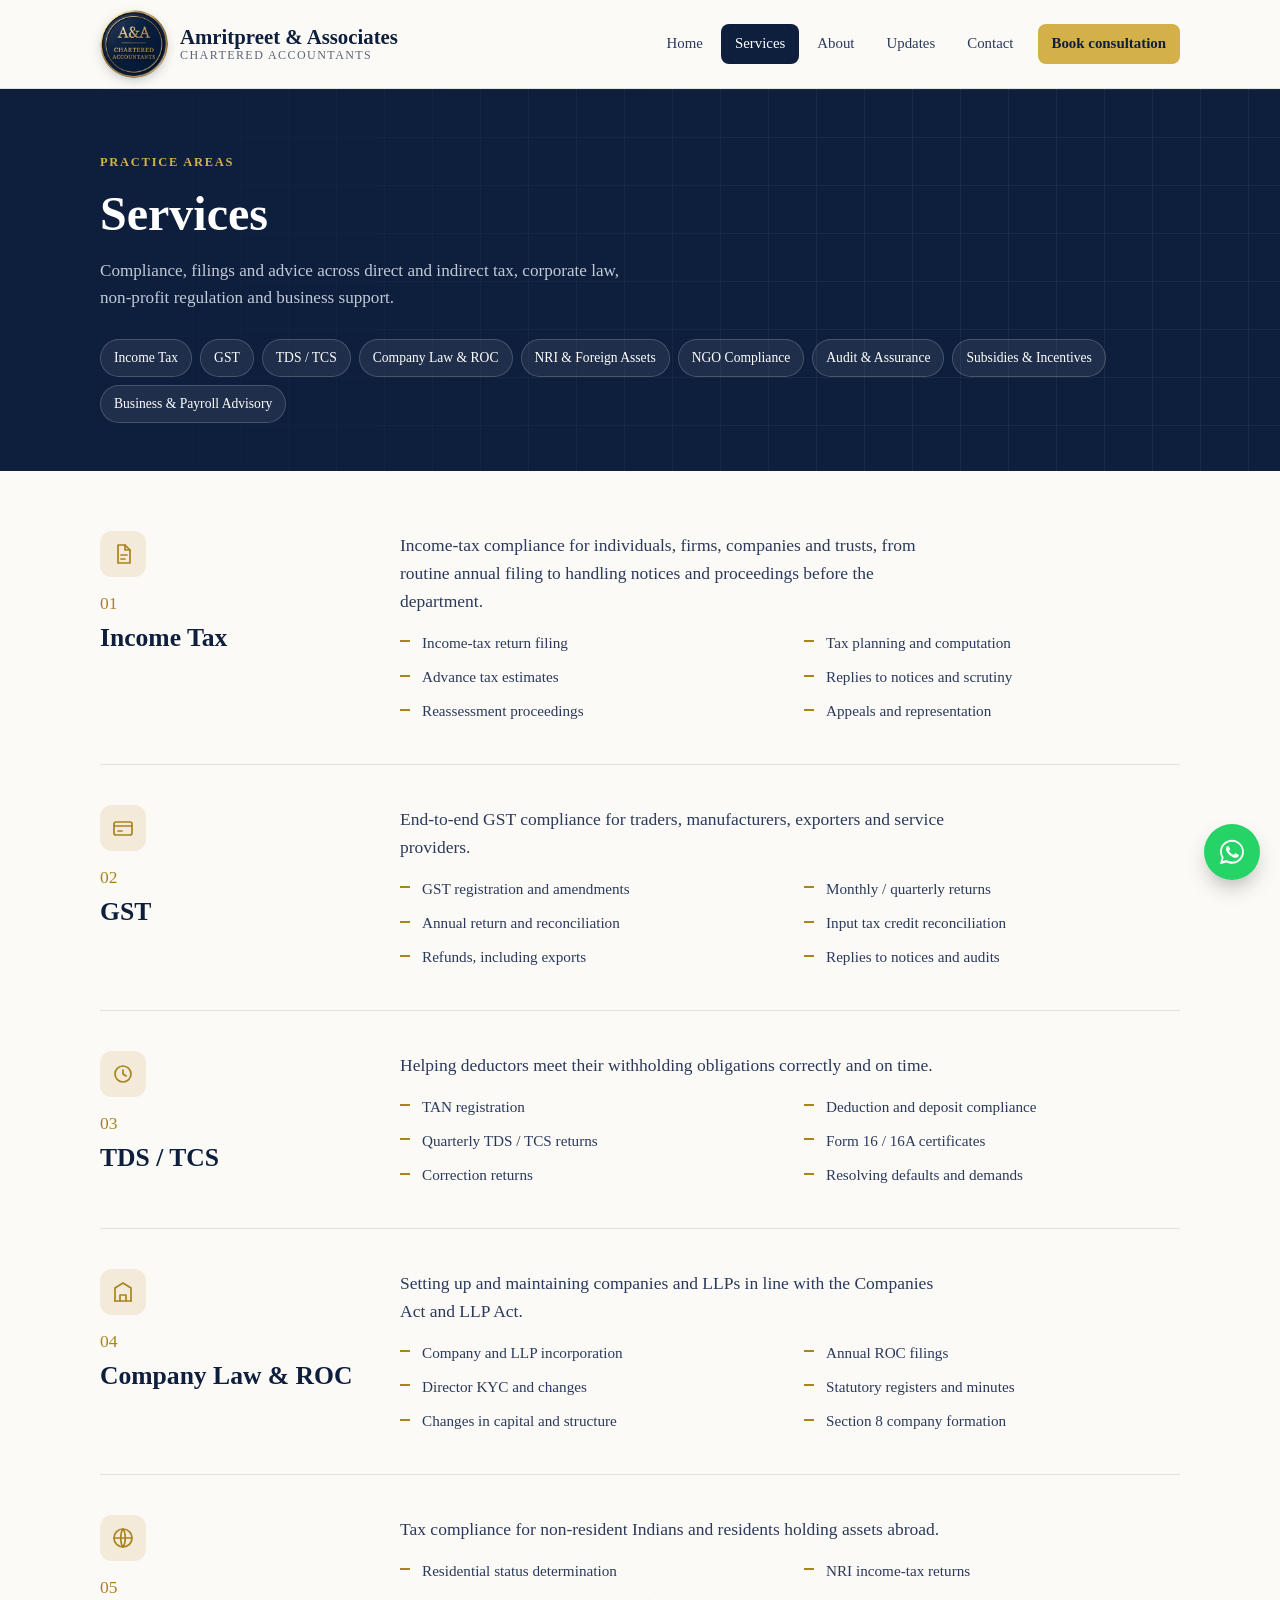
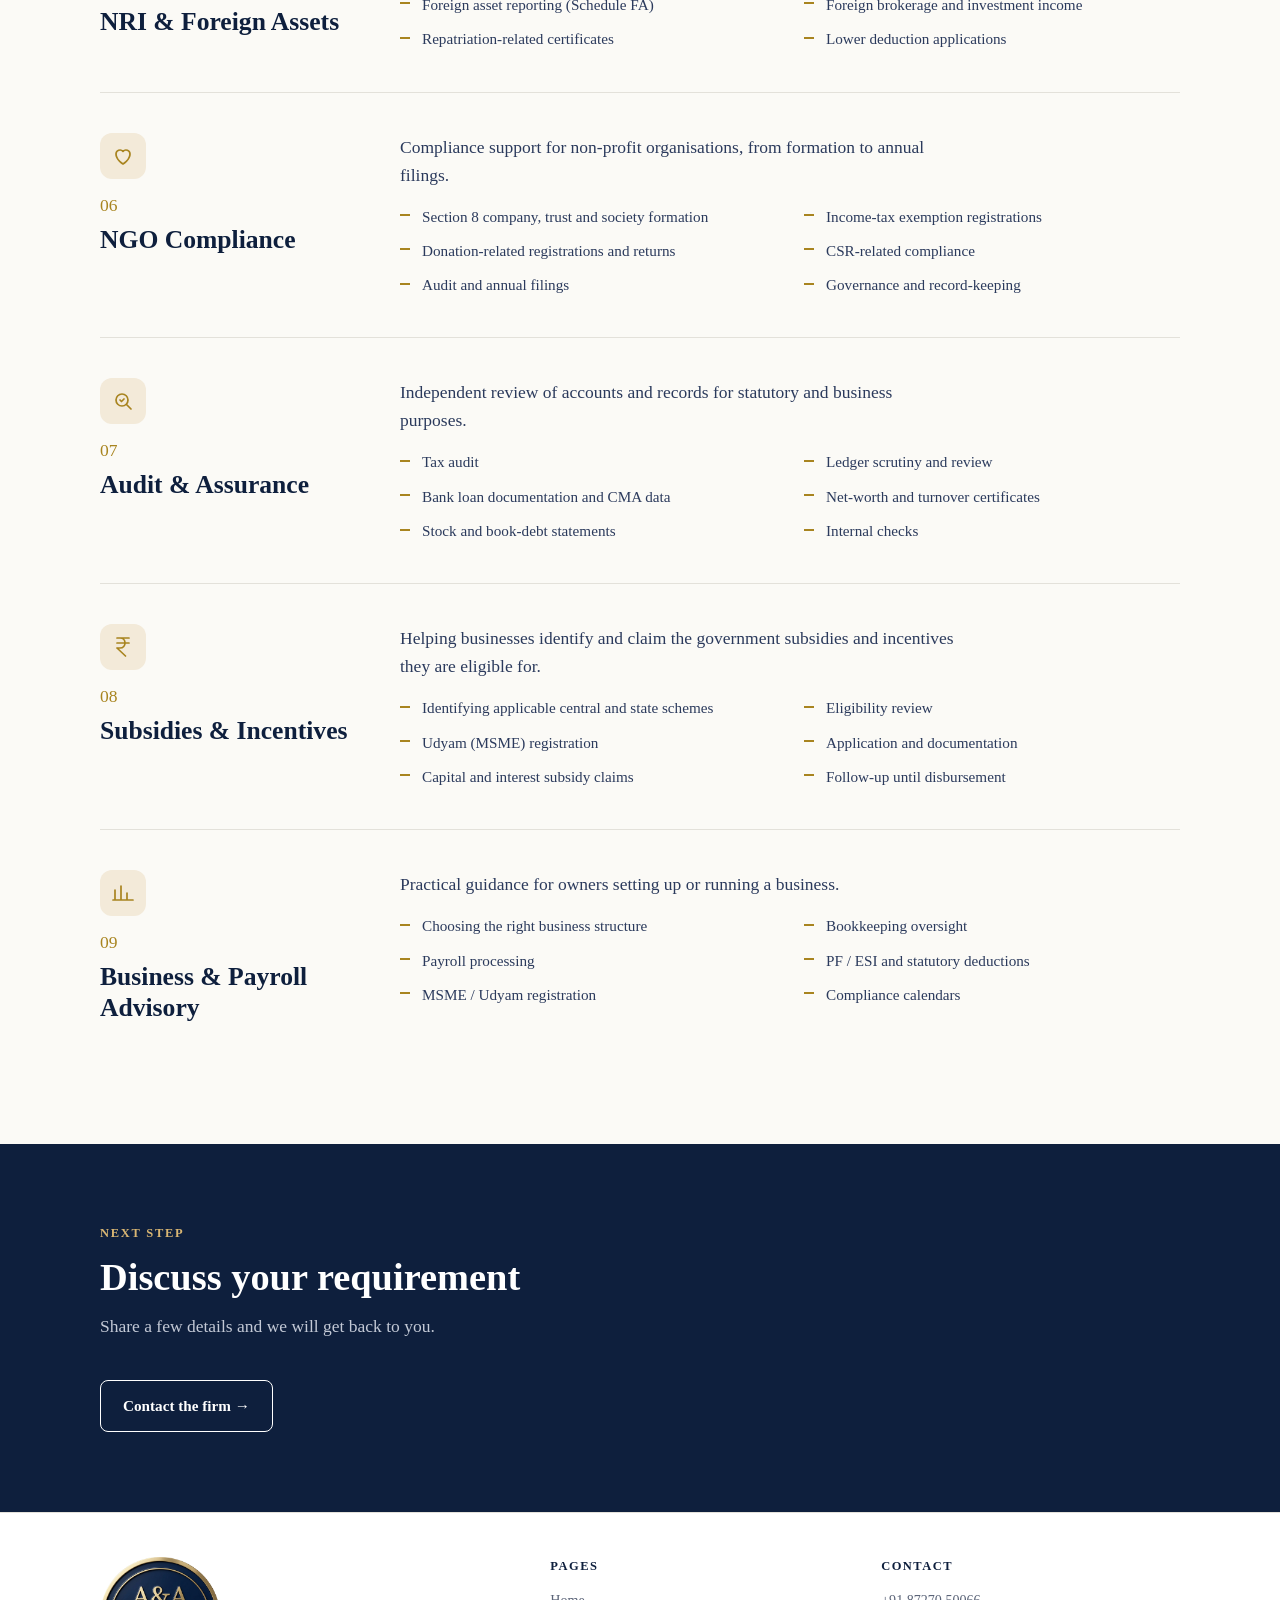
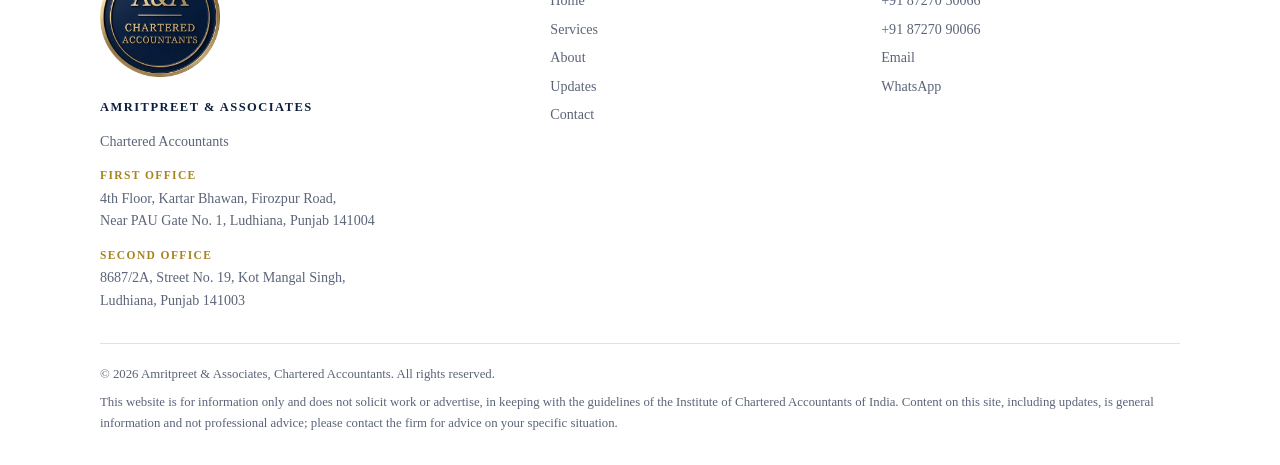
<file: services.html>
<!doctype html>
<html lang="en">
<head>
<meta charset="utf-8">
<meta name="viewport" content="width=device-width, initial-scale=1">
<title>Services | Amritpreet & Associates, Chartered Accountants</title>
<meta name="description" content="Income Tax, GST, TDS/TCS, Company Law & ROC, NRI taxation, NGO compliance, audit and business advisory in Ludhiana.">
<link rel="icon" type="image/png" href="favicon.png?v=2">
<link rel="apple-touch-icon" href="apple-touch-icon.png?v=2">
<meta property="og:image" content="logo.png?v=2">
<script>try{if(!sessionStorage.getItem("aa-intro")&&!matchMedia("(prefers-reduced-motion: reduce)").matches)document.documentElement.classList.add("intro")}catch(e){}</script>
<link rel="stylesheet" href="style.css">
</head>
<body>
<div class="splash" id="splash" aria-hidden="true">
  <div class="splash-inner">
    <img class="splash-logo" src="logo.png?v=2" alt="" width="220" height="220">
    <div class="splash-name">Amritpreet &amp; Associates</div>
    <div class="splash-sub">Chartered Accountants</div>
    <div class="splash-line"><span></span></div>
  </div>
</div>
<header id="site-header"></header>
<main>
<div class="page-head"><div class="wrap">
  <div class="eyebrow">Practice areas</div>
  <h1>Services</h1>
  <p>Compliance, filings and advice across direct and indirect tax, corporate law, non-profit regulation and business support.</p>
  <div class="jump"><a href="#income-tax">Income Tax</a><a href="#gst">GST</a><a href="#tds">TDS / TCS</a><a href="#company-law">Company Law & ROC</a><a href="#nri">NRI & Foreign Assets</a><a href="#ngo">NGO Compliance</a><a href="#audit">Audit & Assurance</a><a href="#subsidies">Subsidies & Incentives</a><a href="#advisory">Business & Payroll Advisory</a></div>
</div></div>
<section style="padding-top:20px"><div class="wrap">
<div class="svc-detail" id="income-tax">
  <div><div class="ico"><svg viewBox="0 0 24 24"><path d="M7 3h7l5 5v13H7z"/><path d="M14 3v5h5"/><path d="M10 13h6M10 17h4"/></svg></div><div class="n">01</div><h2>Income Tax</h2></div>
  <div><p>Income-tax compliance for individuals, firms, companies and trusts, from routine annual filing to handling notices and proceedings before the department.</p><ul class="ticks"><li>Income-tax return filing</li><li>Tax planning and computation</li><li>Advance tax estimates</li><li>Replies to notices and scrutiny</li><li>Reassessment proceedings</li><li>Appeals and representation</li></ul></div>
</div>
<div class="svc-detail" id="gst">
  <div><div class="ico"><svg viewBox="0 0 24 24"><rect x="3" y="6" width="18" height="13" rx="2"/><path d="M3 10h18"/><path d="M7 15h4"/></svg></div><div class="n">02</div><h2>GST</h2></div>
  <div><p>End-to-end GST compliance for traders, manufacturers, exporters and service providers.</p><ul class="ticks"><li>GST registration and amendments</li><li>Monthly / quarterly returns</li><li>Annual return and reconciliation</li><li>Input tax credit reconciliation</li><li>Refunds, including exports</li><li>Replies to notices and audits</li></ul></div>
</div>
<div class="svc-detail" id="tds">
  <div><div class="ico"><svg viewBox="0 0 24 24"><circle cx="12" cy="12" r="8"/><path d="M12 8v4l3 2"/></svg></div><div class="n">03</div><h2>TDS / TCS</h2></div>
  <div><p>Helping deductors meet their withholding obligations correctly and on time.</p><ul class="ticks"><li>TAN registration</li><li>Deduction and deposit compliance</li><li>Quarterly TDS / TCS returns</li><li>Form 16 / 16A certificates</li><li>Correction returns</li><li>Resolving defaults and demands</li></ul></div>
</div>
<div class="svc-detail" id="company-law">
  <div><div class="ico"><svg viewBox="0 0 24 24"><path d="M4 21V8l8-5 8 5v13"/><path d="M9 21v-6h6v6"/><path d="M4 21h16"/></svg></div><div class="n">04</div><h2>Company Law & ROC</h2></div>
  <div><p>Setting up and maintaining companies and LLPs in line with the Companies Act and LLP Act.</p><ul class="ticks"><li>Company and LLP incorporation</li><li>Annual ROC filings</li><li>Director KYC and changes</li><li>Statutory registers and minutes</li><li>Changes in capital and structure</li><li>Section 8 company formation</li></ul></div>
</div>
<div class="svc-detail" id="nri">
  <div><div class="ico"><svg viewBox="0 0 24 24"><circle cx="12" cy="12" r="9"/><path d="M3 12h18M12 3c3 3.5 3 14.5 0 18M12 3c-3 3.5-3 14.5 0 18"/></svg></div><div class="n">05</div><h2>NRI & Foreign Assets</h2></div>
  <div><p>Tax compliance for non-resident Indians and residents holding assets abroad.</p><ul class="ticks"><li>Residential status determination</li><li>NRI income-tax returns</li><li>Foreign asset reporting (Schedule FA)</li><li>Foreign brokerage and investment income</li><li>Repatriation-related certificates</li><li>Lower deduction applications</li></ul></div>
</div>
<div class="svc-detail" id="ngo">
  <div><div class="ico"><svg viewBox="0 0 24 24"><path d="M12 20s-7-4.5-7-10a4 4 0 0 1 7-2.6A4 4 0 0 1 19 10c0 5.5-7 10-7 10z"/></svg></div><div class="n">06</div><h2>NGO Compliance</h2></div>
  <div><p>Compliance support for non-profit organisations, from formation to annual filings.</p><ul class="ticks"><li>Section 8 company, trust and society formation</li><li>Income-tax exemption registrations</li><li>Donation-related registrations and returns</li><li>CSR-related compliance</li><li>Audit and annual filings</li><li>Governance and record-keeping</li></ul></div>
</div>
<div class="svc-detail" id="audit">
  <div><div class="ico"><svg viewBox="0 0 24 24"><circle cx="11" cy="11" r="6"/><path d="M20 20l-4.5-4.5"/><path d="M9 11l1.5 1.5L13 10"/></svg></div><div class="n">07</div><h2>Audit & Assurance</h2></div>
  <div><p>Independent review of accounts and records for statutory and business purposes.</p><ul class="ticks"><li>Tax audit</li><li>Ledger scrutiny and review</li><li>Bank loan documentation and CMA data</li><li>Net-worth and turnover certificates</li><li>Stock and book-debt statements</li><li>Internal checks</li></ul></div>
</div>
<div class="svc-detail" id="subsidies">
  <div><div class="ico"><svg viewBox="0 0 24 24"><path d="M6 3h12M6 8h12M6 13l8.5 8M6 13h3c6.667 0 6.667-10 0-10"/></svg></div><div class="n">08</div><h2>Subsidies & Incentives</h2></div>
  <div><p>Helping businesses identify and claim the government subsidies and incentives they are eligible for.</p><ul class="ticks"><li>Identifying applicable central and state schemes</li><li>Eligibility review</li><li>Udyam (MSME) registration</li><li>Application and documentation</li><li>Capital and interest subsidy claims</li><li>Follow-up until disbursement</li></ul></div>
</div>
<div class="svc-detail" id="advisory">
  <div><div class="ico"><svg viewBox="0 0 24 24"><path d="M4 19V9M10 19V5M16 19v-7M22 19H2"/></svg></div><div class="n">09</div><h2>Business & Payroll Advisory</h2></div>
  <div><p>Practical guidance for owners setting up or running a business.</p><ul class="ticks"><li>Choosing the right business structure</li><li>Bookkeeping oversight</li><li>Payroll processing</li><li>PF / ESI and statutory deductions</li><li>MSME / Udyam registration</li><li>Compliance calendars</li></ul></div>
</div>
</div></section>
<section class="contact-band"><div class="wrap">
  <div class="head"><div class="eyebrow">Next step</div><h2>Discuss your requirement</h2><p>Share a few details and we will get back to you.</p></div>
  <a class="btn" style="border-color:#fff;color:#fff" href="contact.html">Contact the firm →</a>
</div></section>
</main>
<footer id="site-footer"></footer>
<script src="updates-data.js"></script>
<script src="deadlines-data.js"></script>
<script src="booking-config.js?v=20261109"></script>
<script src="site.js?v=20261109"></script>
</body>
</html>
</file>
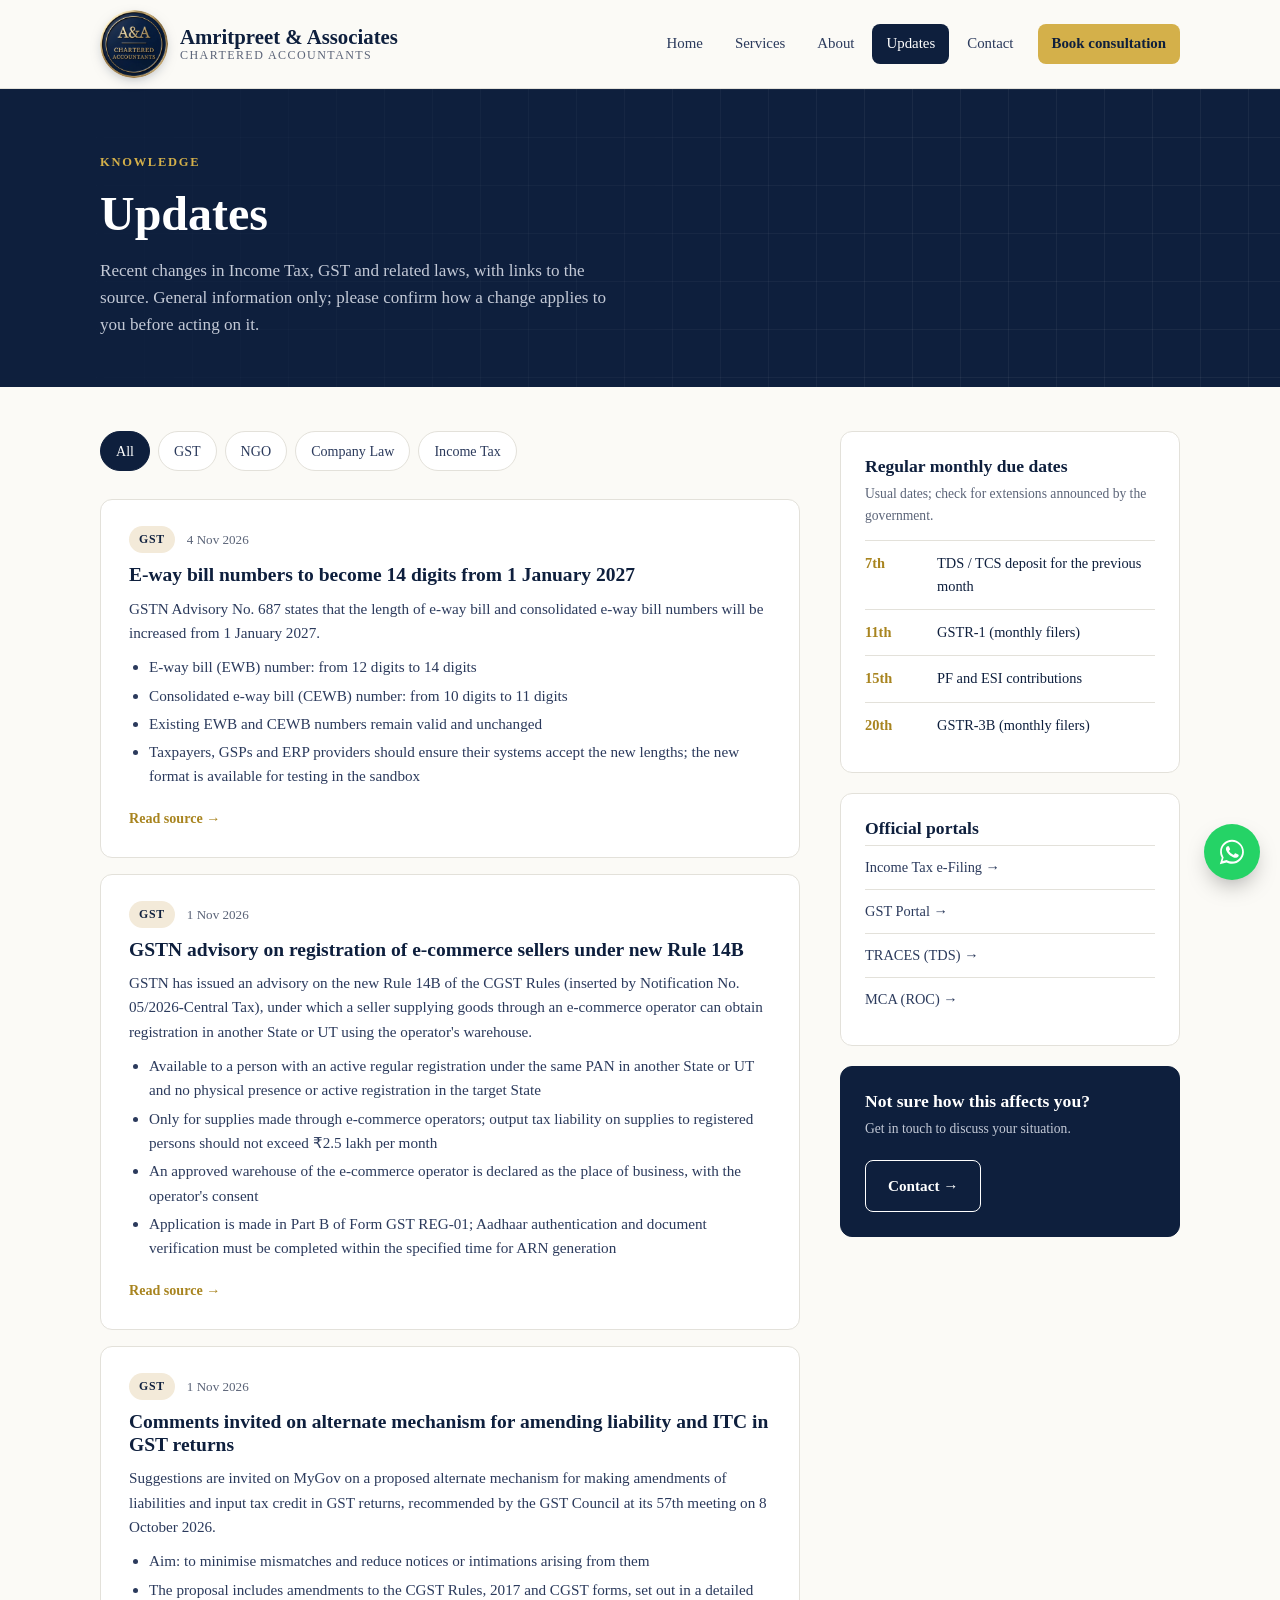
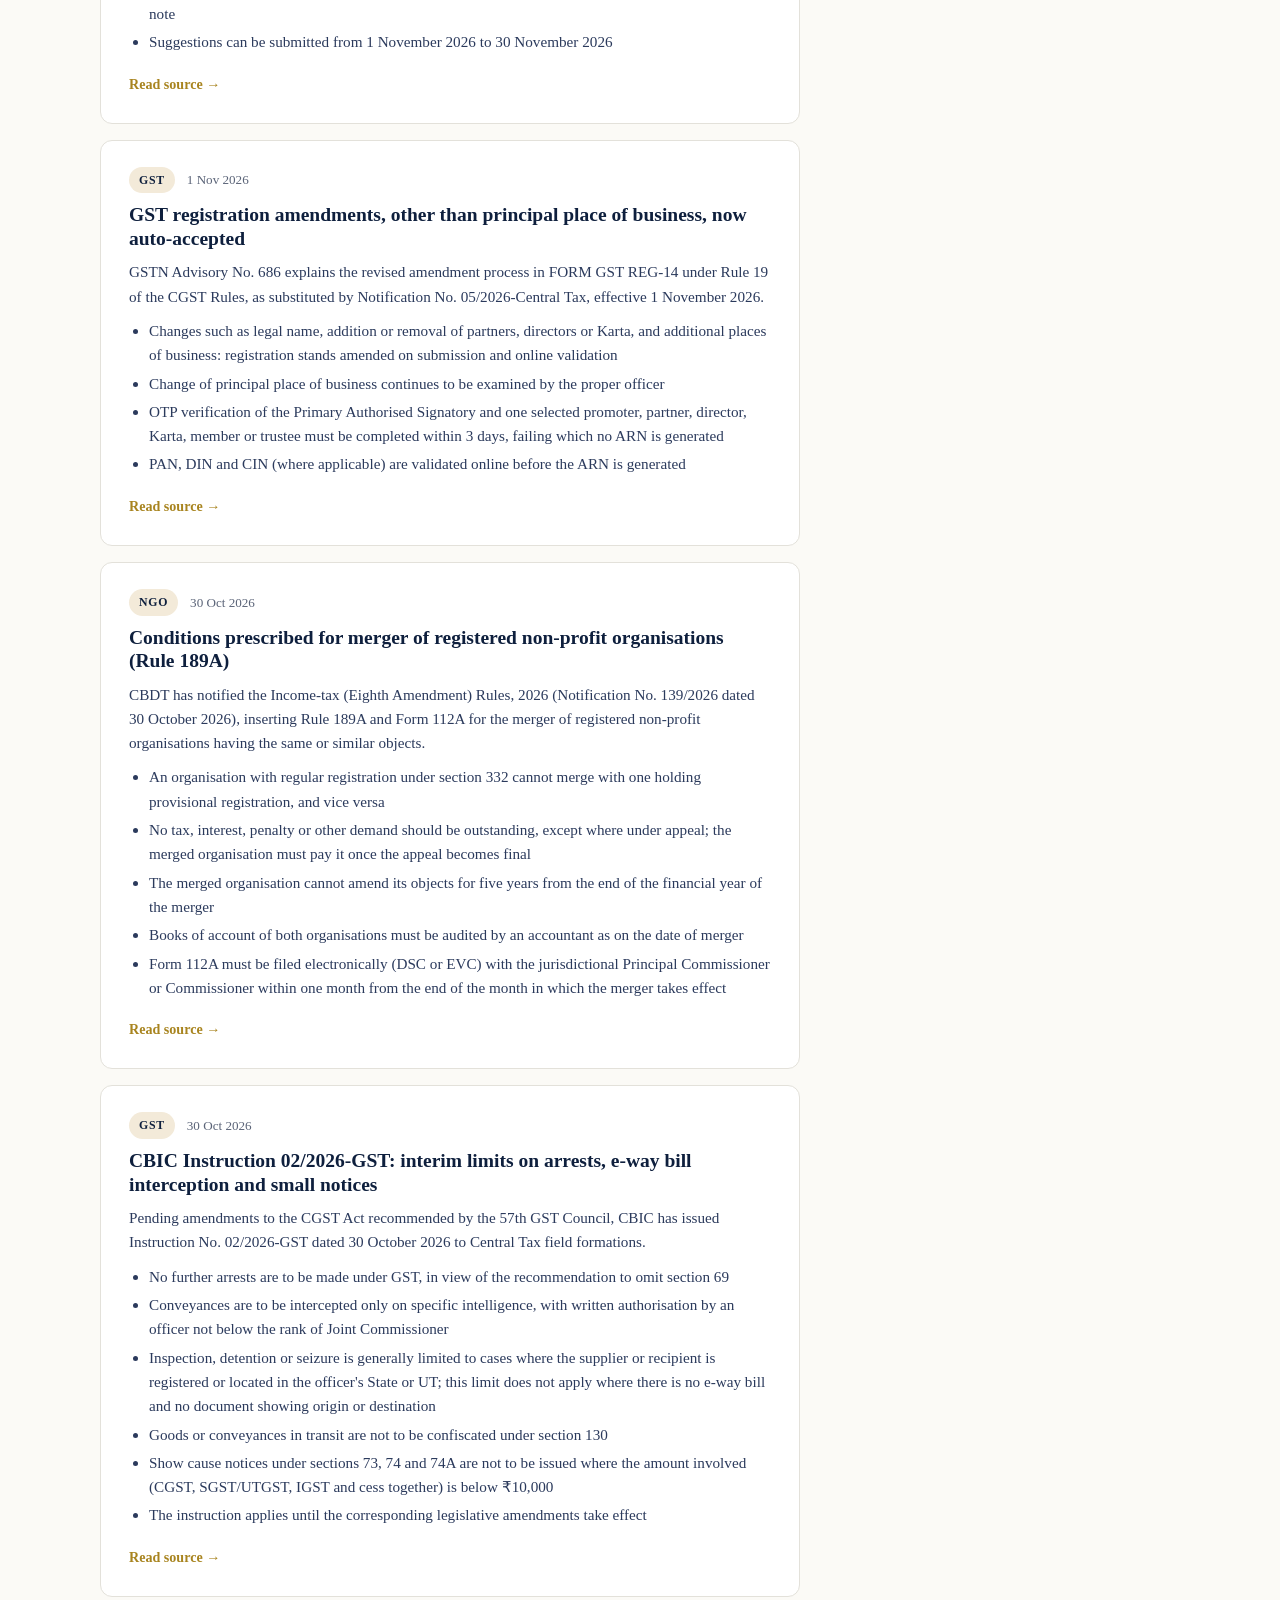
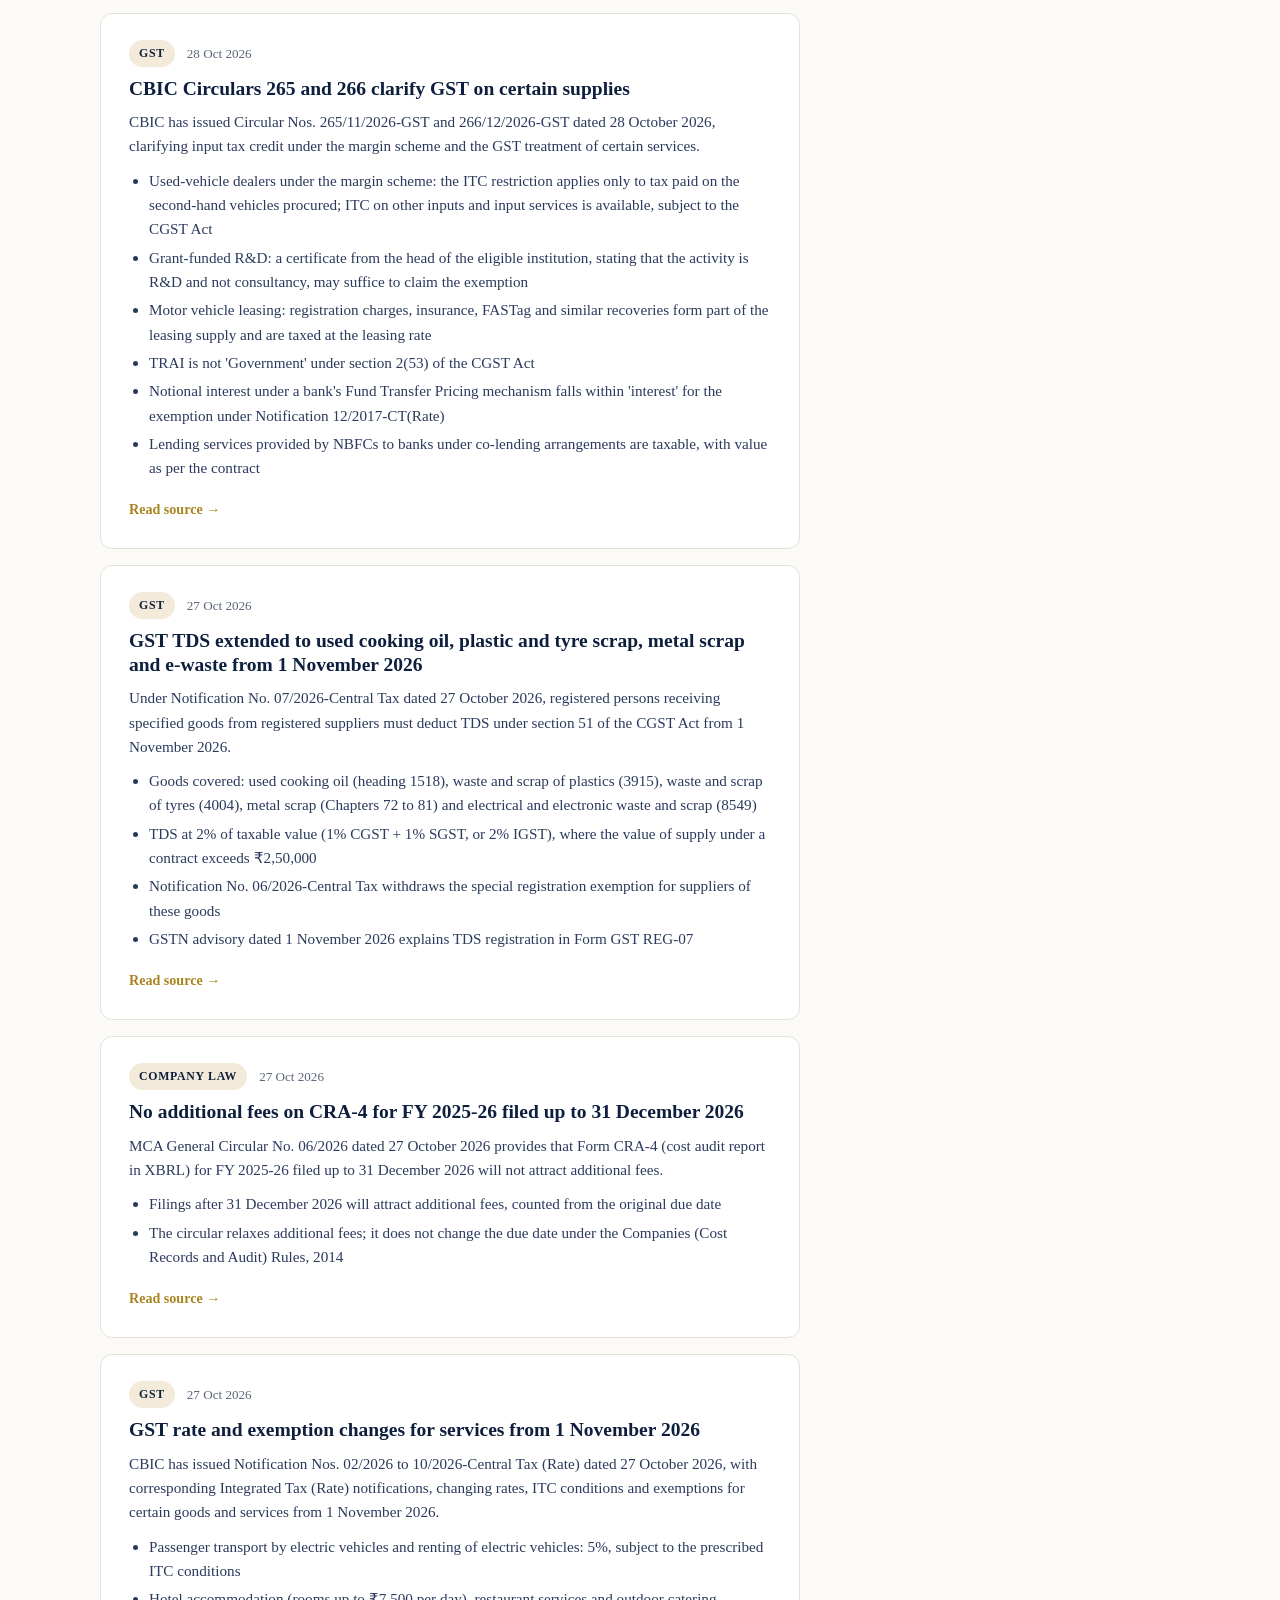
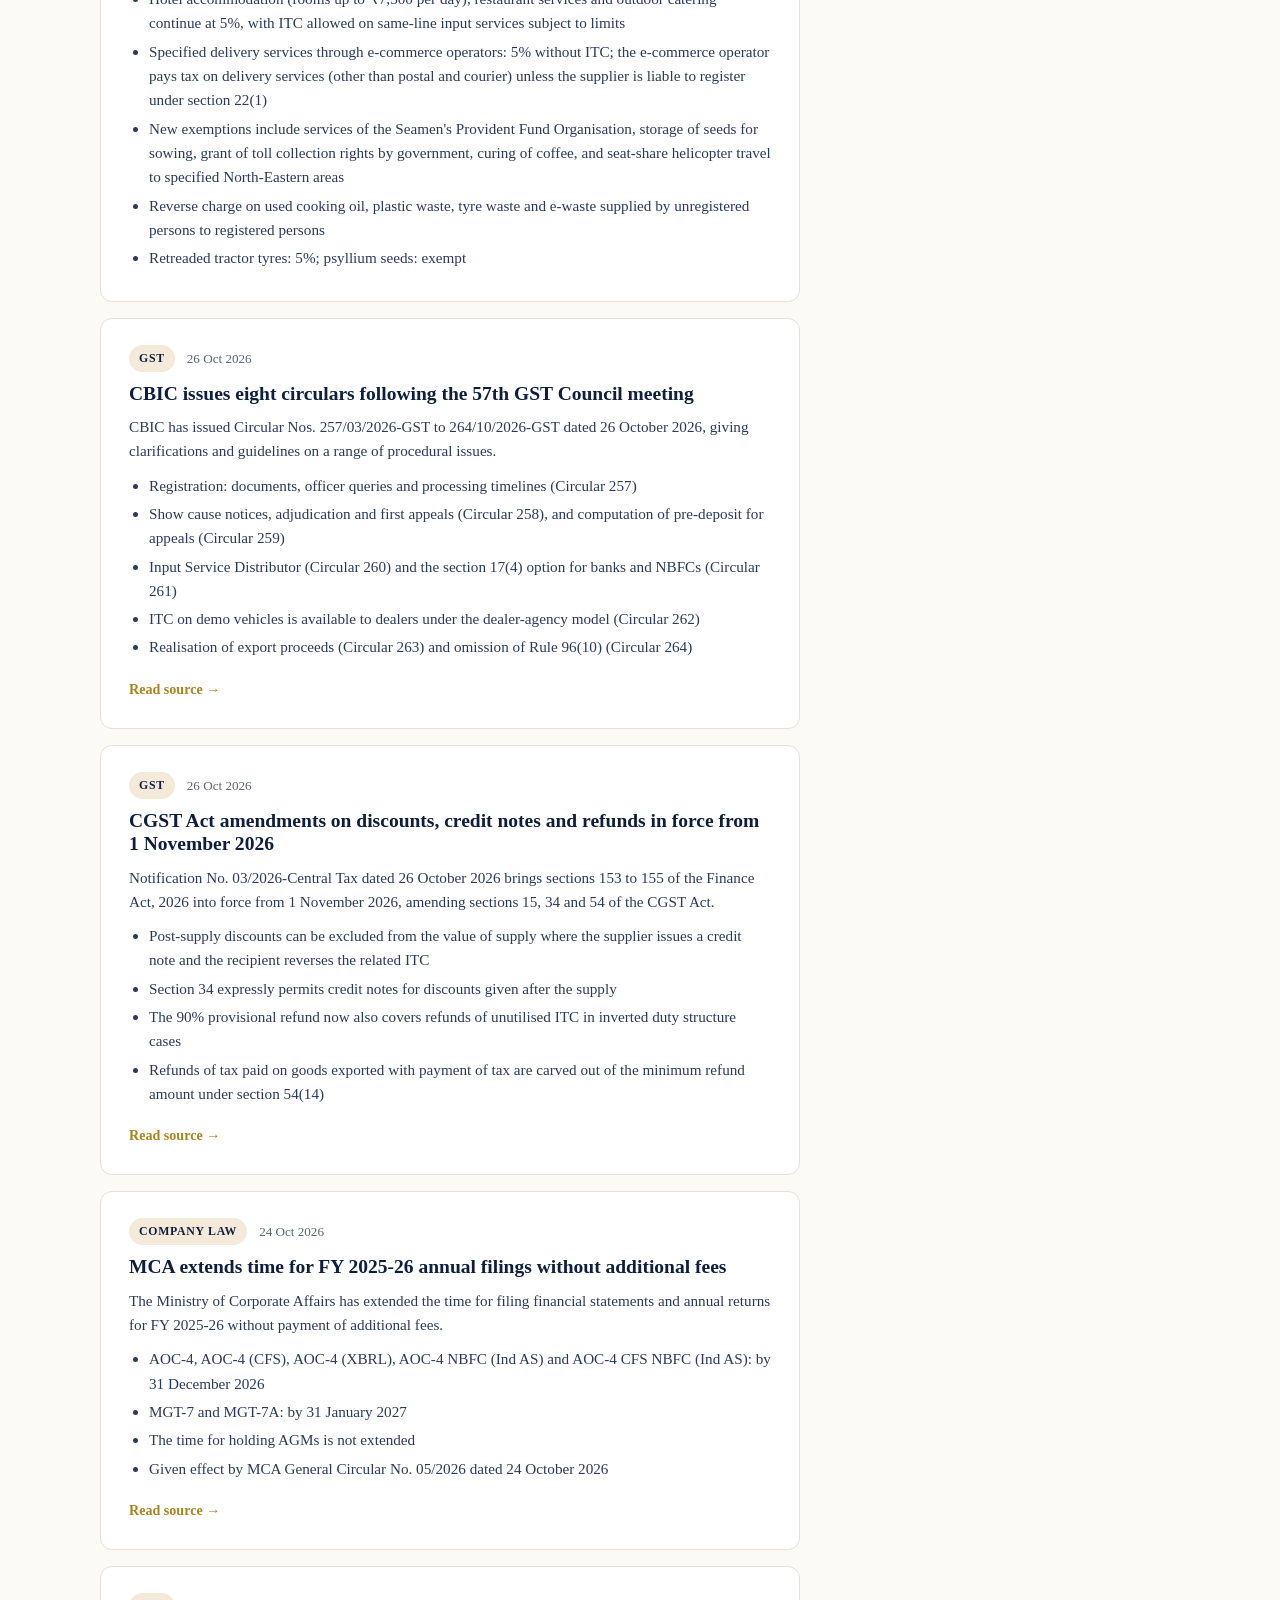
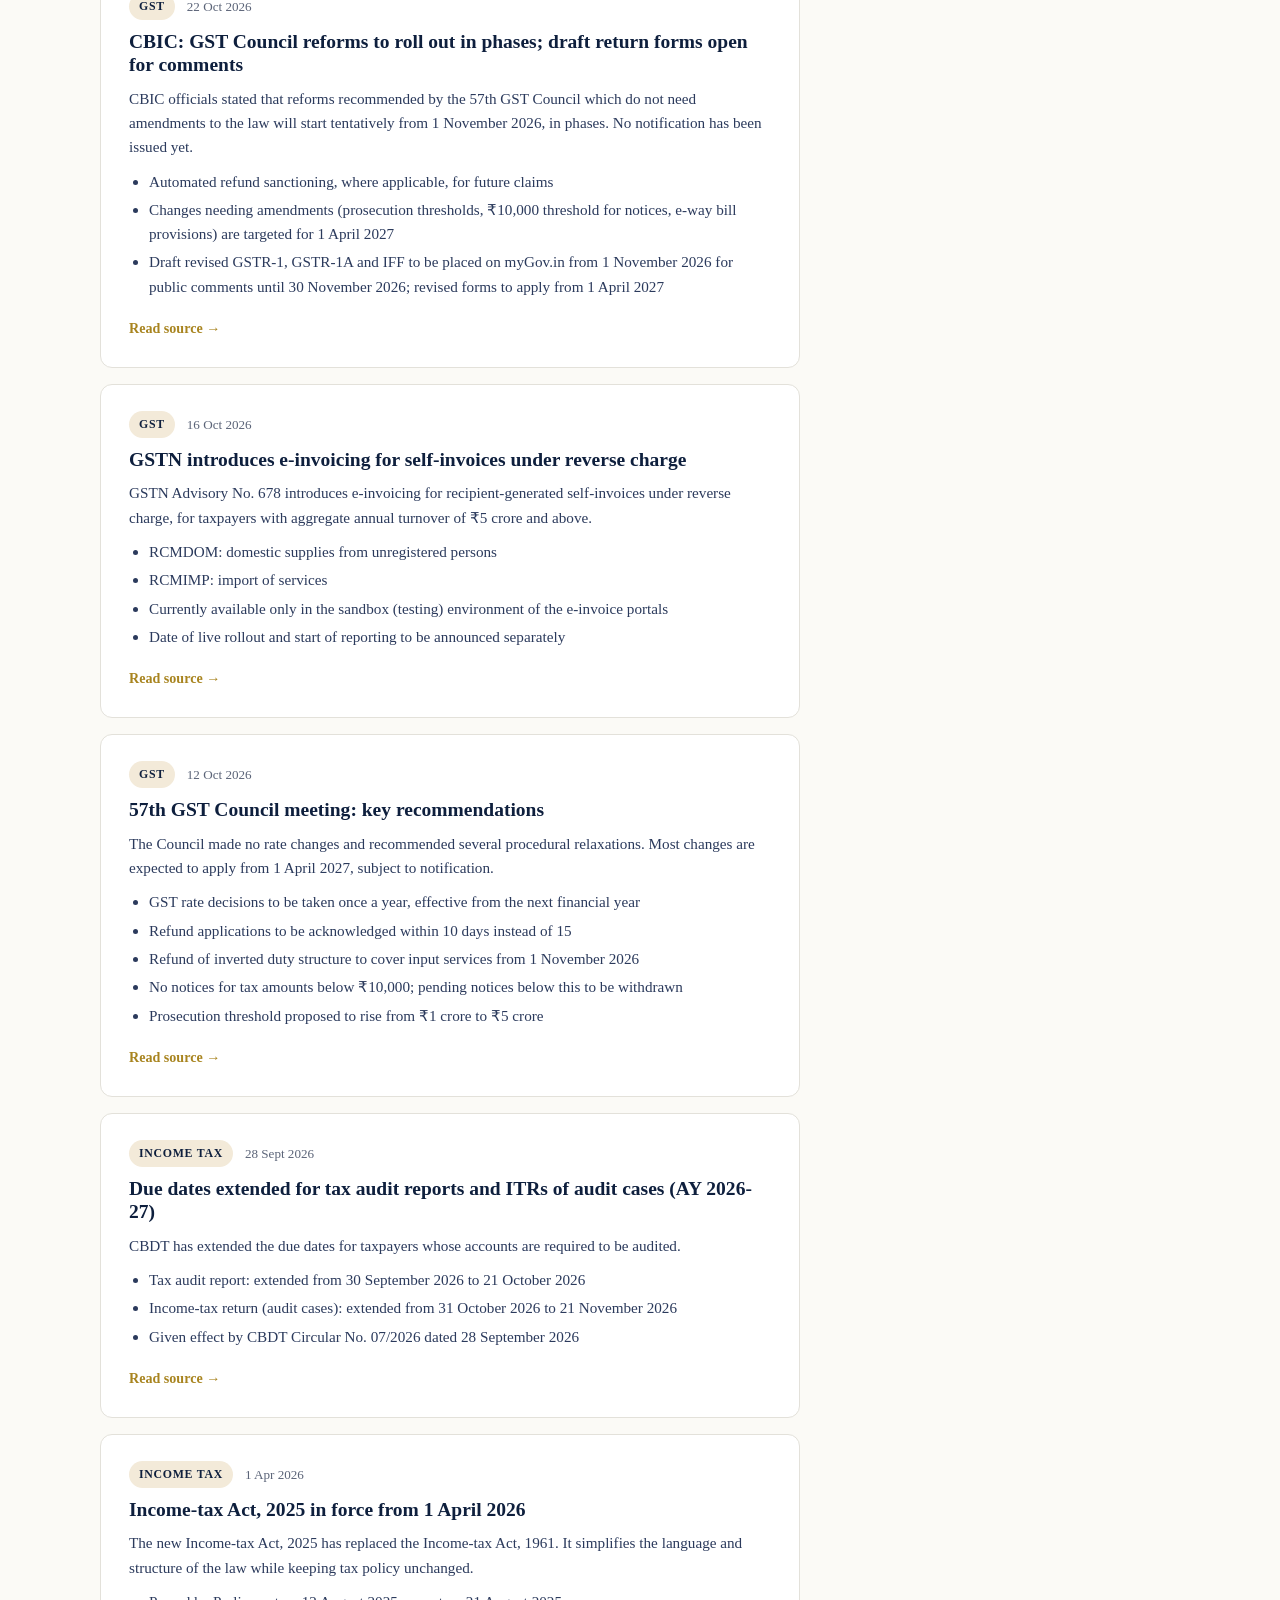
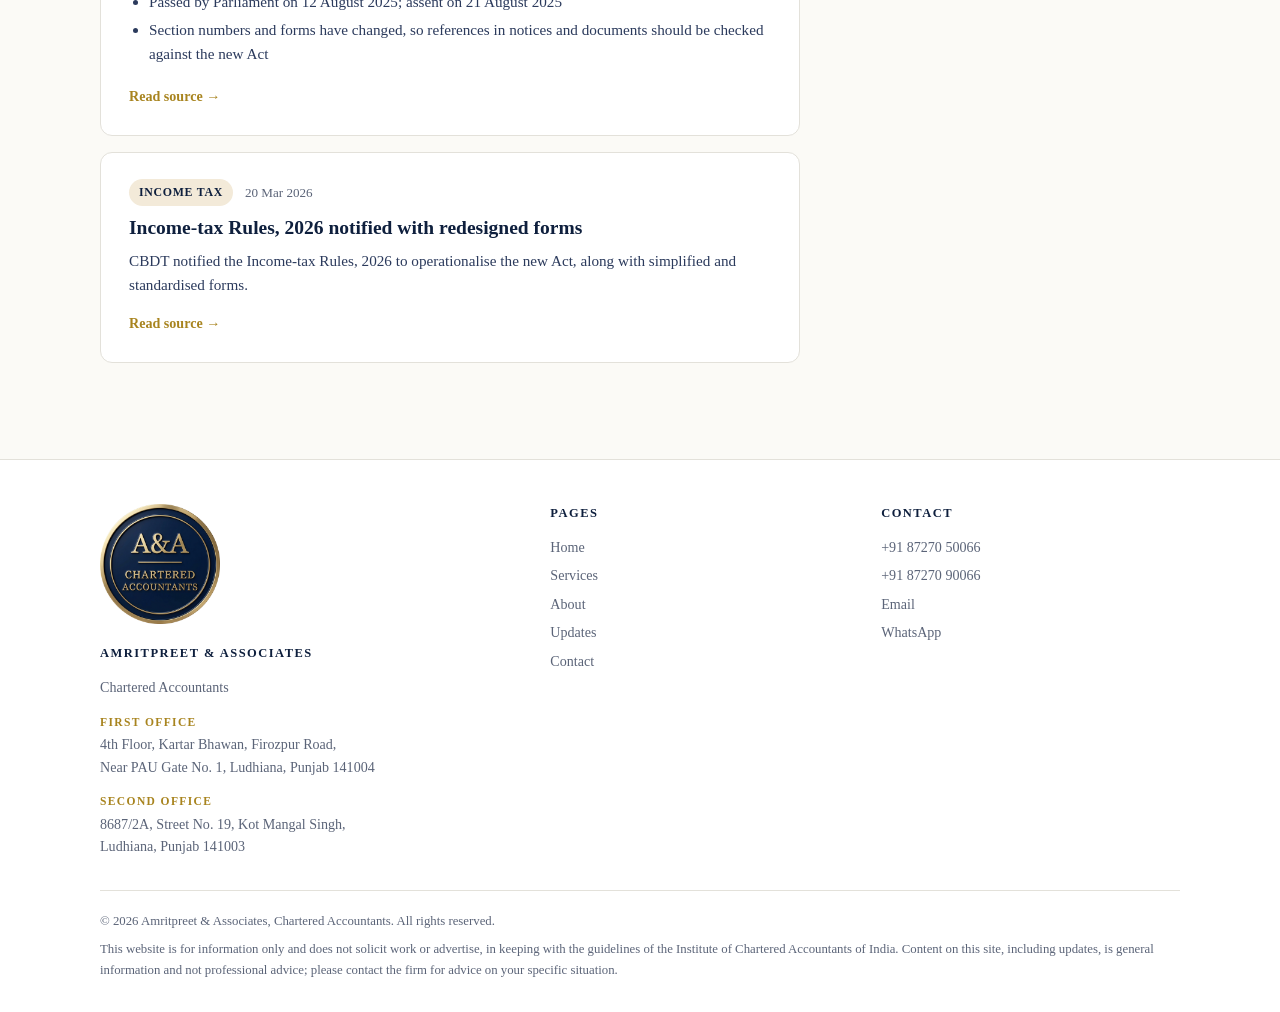
<file: updates.html>
<!doctype html>
<html lang="en">
<head>
<meta charset="utf-8">
<meta name="viewport" content="width=device-width, initial-scale=1">
<title>Updates | Amritpreet & Associates, Chartered Accountants</title>
<meta name="description" content="Recent Income Tax, GST and compliance updates and regular due dates.">
<link rel="icon" type="image/png" href="favicon.png?v=2">
<link rel="apple-touch-icon" href="apple-touch-icon.png?v=2">
<meta property="og:image" content="logo.png?v=2">
<script>try{if(!sessionStorage.getItem("aa-intro")&&!matchMedia("(prefers-reduced-motion: reduce)").matches)document.documentElement.classList.add("intro")}catch(e){}</script>
<link rel="stylesheet" href="style.css">
</head>
<body>
<div class="splash" id="splash" aria-hidden="true">
  <div class="splash-inner">
    <img class="splash-logo" src="logo.png?v=2" alt="" width="220" height="220">
    <div class="splash-name">Amritpreet &amp; Associates</div>
    <div class="splash-sub">Chartered Accountants</div>
    <div class="splash-line"><span></span></div>
  </div>
</div>
<header id="site-header"></header>
<main>
<div class="page-head"><div class="wrap">
  <div class="eyebrow">Knowledge</div>
  <h1>Updates</h1>
  <p>Recent changes in Income Tax, GST and related laws, with links to the source. General information only; please confirm how a change applies to you before acting on it.</p>
</div></div>

<section style="padding-top:44px"><div class="wrap updates-layout">
  <div>
    <div class="filters" id="update-filters"></div>
    <div id="updates-feed"></div>
  </div>
  <aside class="side">
    <div class="box">
      <h3>Regular monthly due dates</h3>
      <p>Usual dates; check for extensions announced by the government.</p>
      <ul class="dates">
        <li><b>7th</b><span>TDS / TCS deposit for the previous month</span></li>
        <li><b>11th</b><span>GSTR-1 (monthly filers)</span></li>
        <li><b>15th</b><span>PF and ESI contributions</span></li>
        <li><b>20th</b><span>GSTR-3B (monthly filers)</span></li>
      </ul>
    </div>
    <div class="box">
      <h3>Official portals</h3>
      <ul class="links-list">
        <li><a href="https://www.incometax.gov.in" target="_blank" rel="noopener">Income Tax e-Filing →</a></li>
        <li><a href="https://www.gst.gov.in" target="_blank" rel="noopener">GST Portal →</a></li>
        <li><a href="https://www.tdscpc.gov.in" target="_blank" rel="noopener">TRACES (TDS) →</a></li>
        <li><a href="https://www.mca.gov.in" target="_blank" rel="noopener">MCA (ROC) →</a></li>
      </ul>
    </div>
    <div class="box dark">
      <h3>Not sure how this affects you?</h3>
      <p>Get in touch to discuss your situation.</p>
      <a class="btn" href="contact.html">Contact →</a>
    </div>
  </aside>
</div></section>
</main>
<footer id="site-footer"></footer>
<script src="updates-data.js"></script>
<script src="deadlines-data.js"></script>
<script src="booking-config.js?v=20261109"></script>
<script src="site.js?v=20261109"></script>
</body>
</html>
</file>
<file: style.css>
:root{
  --ink:#14213d; --ink-2:#2b3a5c; --muted:#5b6478; --line:#e3e1da;
  --paper:#fbfaf6; --card:#ffffff; --accent:#a8762b; --accent-soft:#f3ead9;
  --max:1120px;
}
*{box-sizing:border-box;margin:0;padding:0}
html{scroll-behavior:smooth}
body{font-family:Inter,system-ui,sans-serif;color:var(--ink);background:var(--paper);line-height:1.6;font-size:16px;display:flex;flex-direction:column;min-height:100vh}
main{flex:1}
a{color:inherit}
img{max-width:100%}
.wrap{max-width:var(--max);margin:0 auto;padding:0 20px}
h1,h2,h3{font-family:Fraunces,Georgia,serif;font-weight:600;line-height:1.2}
.eyebrow{font-size:.78rem;letter-spacing:.14em;text-transform:uppercase;color:var(--accent);font-weight:600}

/* header */
.site-header{position:sticky;top:0;z-index:20;background:rgba(251,250,246,.95);backdrop-filter:blur(8px);border-bottom:1px solid var(--line)}
.nav{display:flex;align-items:center;justify-content:space-between;height:70px;gap:16px}
.brand{text-decoration:none;display:flex;align-items:center;gap:12px}
.brand .mark{width:40px;height:40px;border-radius:8px;background:var(--ink);color:#fff;display:grid;place-items:center;font-family:Fraunces,Georgia,serif;font-weight:600;font-size:.95rem;letter-spacing:.02em}
.brand .txt{display:flex;flex-direction:column;line-height:1.15}
.brand .txt b{font-family:Fraunces,Georgia,serif;font-size:1.15rem;font-weight:600}
.brand .txt span{font-size:.7rem;letter-spacing:.12em;text-transform:uppercase;color:var(--muted)}
.tabs{display:flex;gap:4px;list-style:none}
.tabs a{display:block;text-decoration:none;font-size:.93rem;color:var(--ink-2);font-weight:500;padding:8px 14px;border-radius:8px}
.tabs a:hover{background:var(--accent-soft)}
.tabs a.active{background:var(--ink);color:#fff}
.menu-btn{display:none;background:none;border:1px solid var(--line);border-radius:8px;padding:8px 14px;font:inherit;color:var(--ink);cursor:pointer}

/* page title band */
.page-head{padding:64px 0 48px;border-bottom:1px solid var(--line)}
.page-head h1{font-size:clamp(2rem,4.5vw,3rem);margin:12px 0 14px}
.page-head p{color:var(--muted);max-width:62ch;font-size:1.07rem}

/* hero */
.hero{padding:88px 0 72px;border-bottom:1px solid var(--line)}
.hero-grid{display:grid;grid-template-columns:1.4fr 1fr;gap:56px;align-items:end}
.hero h1{font-size:clamp(2.2rem,5vw,3.6rem);margin:14px 0 20px;letter-spacing:-.01em}
.hero h1 em{font-style:normal;color:var(--accent)}
.lead{font-size:1.12rem;color:var(--muted);max-width:56ch}
.cta{display:flex;gap:12px;margin-top:32px;flex-wrap:wrap}
.btn{display:inline-block;padding:13px 22px;border-radius:8px;text-decoration:none;font-weight:600;font-size:.95rem;border:1px solid var(--ink);cursor:pointer;font-family:inherit;background:none;color:var(--ink)}
.btn.primary{background:var(--ink);color:#fff}
.btn.primary:hover{background:var(--ink-2)}
.btn:not(.primary):hover{background:var(--card)}
.facts{background:var(--card);border:1px solid var(--line);border-radius:12px;padding:8px 24px}
.facts div{display:flex;justify-content:space-between;gap:16px;padding:14px 0;border-bottom:1px solid var(--line);font-size:.93rem}
.facts div:last-child{border-bottom:0}
.facts dt{color:var(--muted)}
.facts dd{font-weight:600;text-align:right}

/* sections */
section{padding:80px 0}
.head{max-width:640px;margin-bottom:40px}
.head h2{font-size:clamp(1.8rem,3.4vw,2.4rem);margin-top:10px}
.head p{color:var(--muted);margin-top:12px}
.head-row{display:flex;justify-content:space-between;align-items:end;gap:20px;flex-wrap:wrap;margin-bottom:40px}
.head-row .head{margin-bottom:0}
.more{font-weight:600;color:var(--accent);text-decoration:none;font-size:.95rem}
.more:hover{text-decoration:underline}
.alt{background:var(--card);border-top:1px solid var(--line);border-bottom:1px solid var(--line)}

/* service grid (home) */
.services{display:grid;grid-template-columns:repeat(auto-fill,minmax(250px,1fr));gap:1px;background:var(--line);border:1px solid var(--line);border-radius:12px;overflow:hidden}
.svc{background:var(--card);padding:28px 26px;text-decoration:none;display:block}
a.svc:hover h3{color:var(--accent)}
.svc .n{font-family:Fraunces,Georgia,serif;color:var(--accent);font-size:.95rem}
.svc h3{font-size:1.2rem;margin:8px 0 10px}
.svc p{color:var(--muted);font-size:.93rem}

/* service detail (services page) */
.svc-detail{display:grid;grid-template-columns:260px 1fr;gap:40px;padding:40px 0;border-bottom:1px solid var(--line);scroll-margin-top:90px}
.svc-detail:last-child{border-bottom:0}
.svc-detail .n{font-family:Fraunces,Georgia,serif;color:var(--accent)}
.svc-detail h2{font-size:1.6rem;margin-top:6px}
.svc-detail p{color:var(--ink-2);margin-bottom:16px;max-width:64ch}
.ticks{list-style:none;display:grid;grid-template-columns:1fr 1fr;gap:10px 28px}
.ticks li{position:relative;padding-left:22px;font-size:.95rem;color:var(--ink-2)}
.ticks li::before{content:"";position:absolute;left:0;top:.62em;width:10px;height:2px;background:var(--accent)}
.jump{display:flex;flex-wrap:wrap;gap:8px;margin-top:28px}
.jump a{font-size:.85rem;text-decoration:none;border:1px solid var(--line);background:var(--card);padding:7px 13px;border-radius:999px;color:var(--ink-2)}
.jump a:hover{border-color:var(--accent);color:var(--accent)}

/* about */
.split{display:grid;grid-template-columns:1fr 1fr;gap:56px;align-items:start}
.prose p{color:var(--ink-2);margin-bottom:16px;max-width:62ch}
.chips{display:flex;flex-wrap:wrap;gap:10px}
.chip{background:var(--accent-soft);color:var(--ink);padding:9px 15px;border-radius:999px;font-size:.9rem;font-weight:500}
.values{display:grid;grid-template-columns:repeat(3,1fr);gap:20px}
.value{background:var(--card);border:1px solid var(--line);border-radius:12px;padding:26px}
.value h3{font-size:1.15rem;margin-bottom:8px}
.value p{color:var(--muted);font-size:.93rem}

/* updates */
.filters{display:flex;flex-wrap:wrap;gap:8px;margin-bottom:28px}
.filters button{font:inherit;font-size:.88rem;border:1px solid var(--line);background:var(--card);padding:8px 15px;border-radius:999px;cursor:pointer;color:var(--ink-2)}
.filters button.on{background:var(--ink);border-color:var(--ink);color:#fff}
.updates-layout{display:grid;grid-template-columns:1fr 340px;gap:40px;align-items:start}
.update{background:var(--card);border:1px solid var(--line);border-radius:12px;padding:26px 28px;margin-bottom:16px}
.update .meta{display:flex;gap:12px;align-items:center;font-size:.82rem;color:var(--muted);margin-bottom:10px;flex-wrap:wrap}
.tag{background:var(--accent-soft);color:var(--ink);font-weight:600;font-size:.74rem;letter-spacing:.06em;text-transform:uppercase;padding:4px 10px;border-radius:999px}
.update h3{font-size:1.22rem;margin-bottom:10px}
.update p{color:var(--ink-2);font-size:.95rem}
.update ul{margin:10px 0 0 20px;color:var(--ink-2);font-size:.95rem}
.update ul li{margin-bottom:4px}
.update .src{display:inline-block;margin-top:14px;font-size:.88rem;font-weight:600;color:var(--accent);text-decoration:none}
.update .src:hover{text-decoration:underline}
.home-updates{display:grid;grid-template-columns:repeat(3,1fr);gap:20px}
.home-updates .update{margin:0;display:flex;flex-direction:column}
.home-updates .update p{flex:1}

.side{position:sticky;top:96px}
.box{background:var(--card);border:1px solid var(--line);border-radius:12px;padding:24px;margin-bottom:20px}
.box h3{font-size:1.1rem;margin-bottom:6px}
.box > p{color:var(--muted);font-size:.85rem;margin-bottom:14px}
.dates{list-style:none}
.dates li{display:flex;gap:14px;padding:11px 0;border-top:1px solid var(--line);font-size:.9rem}
.dates b{min-width:58px;font-family:Fraunces,Georgia,serif;color:var(--accent);font-weight:600}
.box.dark{background:var(--ink);color:#fff;border-color:var(--ink)}
.box.dark p{color:#c3c9d6}
.box.dark .btn{border-color:#fff;color:#fff;margin-top:6px}
.links-list{list-style:none}
.links-list li{border-top:1px solid var(--line)}
.links-list a{display:block;padding:10px 0;font-size:.9rem;text-decoration:none;color:var(--ink-2)}
.links-list a:hover{color:var(--accent)}

/* offices & contact */
.offices{display:grid;grid-template-columns:1fr 1fr;gap:20px}
.office{background:var(--card);border:1px solid var(--line);border-radius:12px;padding:28px}
.office .tag2{font-size:.75rem;letter-spacing:.12em;text-transform:uppercase;color:var(--accent);font-weight:600}
.office h3{font-size:1.25rem;margin:8px 0 12px}
.office address{font-style:normal;color:var(--ink-2)}
.office a.map{display:inline-block;margin-top:16px;font-weight:600;font-size:.92rem;color:var(--accent);text-decoration:none}
.office a.map:hover{text-decoration:underline}
.contact-band{background:var(--ink);color:#fff}
.contact-band .eyebrow{color:#d9b673}
.contact-band .head p{color:#c3c9d6}
.cgrid{display:grid;grid-template-columns:repeat(3,1fr);gap:20px}
.cbox{border:1px solid rgba(255,255,255,.18);border-radius:12px;padding:24px;text-decoration:none;display:block;transition:background .15s}
.cbox:hover{background:rgba(255,255,255,.06)}
.cbox small{display:block;color:#c3c9d6;font-size:.8rem;letter-spacing:.08em;text-transform:uppercase;margin-bottom:8px}
.cbox strong{font-size:1.08rem;font-weight:600;word-break:break-word}
.cbox.wide{grid-column:1/-1}

.form{background:var(--card);border:1px solid var(--line);border-radius:12px;padding:30px}
.form h2{font-size:1.5rem;margin-bottom:6px}
.form > p{color:var(--muted);font-size:.92rem;margin-bottom:22px}
.field{margin-bottom:16px}
.field label{display:block;font-size:.85rem;font-weight:600;margin-bottom:6px}
.field input,.field select,.field textarea{width:100%;font:inherit;font-size:.95rem;padding:11px 13px;border:1px solid var(--line);border-radius:8px;background:var(--paper);color:var(--ink)}
.field input:focus,.field select:focus,.field textarea:focus{outline:2px solid var(--accent);outline-offset:1px;border-color:transparent}
.row2{display:grid;grid-template-columns:1fr 1fr;gap:14px}
.clist{list-style:none}
.clist li{padding:16px 0;border-top:1px solid var(--line)}
.clist li:first-child{border-top:0;padding-top:0}
.clist small{display:block;font-size:.76rem;letter-spacing:.1em;text-transform:uppercase;color:var(--muted);margin-bottom:4px}
.clist a{text-decoration:none;font-weight:600}
.clist a:hover{color:var(--accent)}

/* footer */
.site-footer{padding:44px 0 32px;font-size:.88rem;color:var(--muted);border-top:1px solid var(--line);background:var(--card)}
.fgrid{display:grid;grid-template-columns:1.4fr 1fr 1fr;gap:32px}
.fgrid h4{font-size:.78rem;letter-spacing:.12em;text-transform:uppercase;color:var(--ink);margin-bottom:12px}
.fgrid ul{list-style:none}
.fgrid li{margin-bottom:6px}
.fgrid a{text-decoration:none}
.fgrid a:hover{color:var(--accent)}
.fbottom{margin-top:32px;padding-top:20px;border-top:1px solid var(--line);font-size:.8rem}
.fbottom p + p{margin-top:8px}

@media (max-width:900px){
  .hero-grid,.split,.offices,.cgrid,.updates-layout,.values,.home-updates,.fgrid,.svc-detail{grid-template-columns:1fr}
  .svc-detail{gap:14px}
  .ticks,.row2{grid-template-columns:1fr}
  .side{position:static}
  .hero{padding:56px 0 48px}
  section{padding:60px 0}
  .page-head{padding:44px 0 36px}
  .menu-btn{display:block}
  .tabs{display:none;position:absolute;top:70px;left:0;right:0;flex-direction:column;gap:0;background:var(--paper);border-bottom:1px solid var(--line);padding:8px 12px 12px}
  .tabs.open{display:flex}
  .tabs a{padding:12px 14px}
}

/* ================= v2: livelier design ================= */
:root{--gold:#d9b673;--navy-2:#1c2c50}
.dark-hero{position:relative;overflow:hidden;background:var(--ink);color:#fff;padding:96px 0 88px;border-bottom:0}
.dark-hero::before{content:"";position:absolute;inset:0;background-image:linear-gradient(rgba(255,255,255,.05) 1px,transparent 1px),linear-gradient(90deg,rgba(255,255,255,.05) 1px,transparent 1px);background-size:56px 56px;mask-image:radial-gradient(ellipse at 70% 40%,#000 20%,transparent 75%);-webkit-mask-image:radial-gradient(ellipse at 70% 40%,#000 20%,transparent 75%)}
.dark-hero::after{content:"";position:absolute;width:620px;height:620px;right:-160px;top:-220px;border-radius:50%;background:radial-gradient(circle,rgba(217,182,115,.35),transparent 65%);animation:drift 14s ease-in-out infinite alternate}
@keyframes drift{to{transform:translate(-80px,90px) scale(1.1)}}
.dark-hero .wrap{position:relative;z-index:1}
.dark-hero .eyebrow{color:var(--gold)}
.dark-hero h1 em{color:var(--gold)}
.dark-hero .lead{color:#c3c9d6}
.dark-hero .btn{border-color:#fff;color:#fff}
.dark-hero .btn.primary{background:var(--gold);border-color:var(--gold);color:var(--ink)}
.dark-hero .btn.primary:hover{background:#e6c88d}
.dark-hero .btn:not(.primary):hover{background:rgba(255,255,255,.08)}
.rotator{display:inline-block;color:var(--gold);border-bottom:2px solid rgba(217,182,115,.5);min-width:4ch;transition:opacity .35s, transform .35s}
.rotator.out{opacity:0;transform:translateY(8px)}
.glass{background:rgba(255,255,255,.07);border:1px solid rgba(255,255,255,.16);border-radius:16px;padding:22px 24px;backdrop-filter:blur(10px)}
.glass h3{font-size:1.05rem;display:flex;justify-content:space-between;align-items:center;margin-bottom:6px}
.glass h3 small{font-family:Inter,sans-serif;font-size:.72rem;font-weight:600;letter-spacing:.08em;text-transform:uppercase;color:var(--gold)}
.glass .sub{font-size:.8rem;color:#aeb6c7;margin-bottom:8px}
.dl{list-style:none}
.dl li{display:grid;grid-template-columns:52px 1fr auto;gap:14px;align-items:center;padding:12px 0;border-top:1px solid rgba(255,255,255,.12)}
.dl .d{text-align:center;line-height:1.05}
.dl .d b{display:block;font-family:Fraunces,Georgia,serif;font-size:1.45rem}
.dl .d span{font-size:.68rem;letter-spacing:.1em;text-transform:uppercase;color:#aeb6c7}
.dl .t{font-size:.9rem}
.dl .c{font-size:.75rem;font-weight:600;padding:4px 10px;border-radius:999px;background:rgba(217,182,115,.18);color:var(--gold);white-space:nowrap}
.dl .c.soon{background:#e8553e;color:#fff}
.id-strip{display:flex;flex-wrap:wrap;gap:10px 26px;margin-top:36px;font-size:.85rem;color:#aeb6c7}
.id-strip b{color:#fff;font-weight:600}

/* marquee */
.marquee{background:var(--gold);color:var(--ink);overflow:hidden;white-space:nowrap;padding:14px 0;font-family:Fraunces,Georgia,serif;font-weight:600;font-size:1.05rem}
.marquee .track{display:inline-block;animation:slide 38s linear infinite}
.marquee span{margin:0 22px}
.marquee i{font-style:normal;opacity:.5}
@keyframes slide{to{transform:translateX(-50%)}}

/* service cards with icons */
.svc{transition:background .2s}
a.svc:hover{background:#fffdf8}
.ico{width:46px;height:46px;border-radius:12px;background:var(--accent-soft);color:var(--accent);display:grid;place-items:center;margin-bottom:16px;transition:transform .25s,background .25s,color .25s}
.ico svg{width:24px;height:24px;stroke:currentColor;fill:none;stroke-width:1.7;stroke-linecap:round;stroke-linejoin:round}
a.svc:hover .ico{transform:rotate(-6deg) scale(1.08);background:var(--ink);color:var(--gold)}
.svc .arrow{display:inline-block;margin-top:14px;font-size:.85rem;font-weight:600;color:var(--accent);opacity:0;transform:translateX(-6px);transition:.2s}
a.svc:hover .arrow{opacity:1;transform:none}
.svc-detail .ico{margin-bottom:12px}

/* process steps */
.steps{display:grid;grid-template-columns:repeat(4,1fr);gap:20px;counter-reset:s}
.step{position:relative;background:var(--card);border:1px solid var(--line);border-radius:14px;padding:26px 24px}
.step::before{counter-increment:s;content:"0" counter(s);font-family:Fraunces,Georgia,serif;font-size:2.4rem;color:var(--accent-soft);-webkit-text-stroke:1px var(--accent);line-height:1;display:block;margin-bottom:14px}
.step h3{font-size:1.1rem;margin-bottom:6px}
.step p{color:var(--muted);font-size:.92rem}
.step:not(:last-child)::after{content:"→";position:absolute;right:-16px;top:40px;color:var(--accent);font-size:1.1rem;z-index:1}

/* FAQ */
.faq{max-width:820px}
.faq details{border-bottom:1px solid var(--line);padding:4px 0}
.faq summary{cursor:pointer;list-style:none;display:flex;justify-content:space-between;gap:20px;padding:18px 0;font-weight:600;font-size:1.02rem}
.faq summary::-webkit-details-marker{display:none}
.faq summary::after{content:"+";font-size:1.4rem;line-height:1;color:var(--accent);transition:transform .2s}
.faq details[open] summary::after{transform:rotate(45deg)}
.faq details p{color:var(--ink-2);padding:0 0 18px;max-width:70ch}

/* inner page headers: dark */
.page-head{position:relative;overflow:hidden;background:var(--ink);color:#fff;border-bottom:0}
.page-head::before{content:"";position:absolute;inset:0;background-image:linear-gradient(rgba(255,255,255,.05) 1px,transparent 1px),linear-gradient(90deg,rgba(255,255,255,.05) 1px,transparent 1px);background-size:48px 48px;mask-image:linear-gradient(90deg,transparent,#000 70%);-webkit-mask-image:linear-gradient(90deg,transparent,#000 70%)}
.page-head .wrap{position:relative}
.page-head .eyebrow{color:var(--gold)}
.page-head p{color:#c3c9d6}
.page-head .jump a{background:rgba(255,255,255,.07);border-color:rgba(255,255,255,.18);color:#fff}
.page-head .jump a:hover{border-color:var(--gold);color:var(--gold)}

/* update cards & misc polish */
.update{transition:transform .2s,box-shadow .2s}
.update:hover{transform:translateY(-3px);box-shadow:0 12px 28px -18px rgba(20,33,61,.45)}
.office{transition:transform .2s,box-shadow .2s}
.office:hover{transform:translateY(-3px);box-shadow:0 12px 28px -18px rgba(20,33,61,.45)}
.value{border-top:3px solid var(--accent)}

/* reveal on scroll */
.reveal{opacity:0;transform:translateY(22px);transition:opacity .7s ease,transform .7s ease}
.reveal.in{opacity:1;transform:none}

/* floating WhatsApp */
.wa-float{position:fixed;right:20px;bottom:20px;z-index:30;width:56px;height:56px;border-radius:50%;background:#25d366;display:grid;place-items:center;box-shadow:0 10px 24px -8px rgba(0,0,0,.4);transition:transform .2s}
.wa-float:hover{transform:scale(1.08)}
.wa-float svg{width:30px;height:30px;fill:#fff}

@media (max-width:900px){
  .dark-hero{padding:56px 0 52px}
  .steps{grid-template-columns:1fr 1fr}
  .step::after{display:none}
}
@media (max-width:560px){.steps{grid-template-columns:1fr}}
@media (prefers-reduced-motion:reduce){
  .reveal{opacity:1;transform:none;transition:none}
  .marquee .track,.dark-hero::after{animation:none}
}
@media (min-width:901px){.services{grid-template-columns:repeat(3,1fr)}}
/* logo + brand colours matched to logo */
:root{--ink:#0e1f3d;--gold:#d4b04a;--accent:#a8841f}
.brand .logo{width:46px;height:46px;border-radius:50%;display:block}
/* bigger logo */
.nav{height:88px}
.brand .logo{width:68px;height:68px;box-shadow:0 4px 14px -6px rgba(14,31,61,.5)}
.brand .txt b{font-size:1.3rem}
.brand .txt span{font-size:.75rem}
.side{top:110px}
.svc-detail{scroll-margin-top:110px}
@media (max-width:900px){
  .nav{height:76px}
  .brand .logo{width:56px;height:56px}
  .brand .txt b{font-size:1.1rem}
  .tabs{top:76px}
}
@media (max-width:400px){.brand .txt b{font-size:1rem}.brand .txt span{font-size:.65rem}}
.faddr{margin-top:14px}
.faddr b{display:block;font-size:.72rem;letter-spacing:.12em;text-transform:uppercase;color:var(--accent);font-weight:600;margin-bottom:2px}
.map-embed{display:block;width:100%;height:220px;border:0;border-radius:10px;margin-top:16px;background:var(--accent-soft)}
/* Times New Roman everywhere */
body,h1,h2,h3,h4,button,input,select,textarea,
.brand .txt b,.svc .n,.svc-detail .n,.dl .d b,.dates b,.marquee,.glass h3 small,.step::before{
  font-family:"Times New Roman",Times,"Liberation Serif",serif !important;
}
body{font-size:17.5px}
/* proprietor portrait */
.profile{display:grid;grid-template-columns:360px 1fr;gap:64px;align-items:center}
.portrait{position:relative;margin:0}
.portrait::before{content:"";position:absolute;inset:18px -18px -18px 18px;border:2px solid var(--gold);border-radius:18px;z-index:0}
.portrait img{position:relative;z-index:1;display:block;width:100%;height:auto;border-radius:18px;background:#fff;box-shadow:0 24px 48px -28px rgba(14,31,61,.55)}
.portrait figcaption{position:absolute;z-index:2;left:16px;right:16px;bottom:16px;background:var(--ink);color:#fff;border-radius:12px;padding:12px 16px;display:flex;justify-content:space-between;align-items:center;gap:10px}
.portrait figcaption b{font-size:1.02rem}
.portrait figcaption span{font-size:.72rem;letter-spacing:.12em;text-transform:uppercase;color:var(--gold)}
.role{color:var(--accent) !important;font-weight:600;margin-bottom:20px !important}
@media (max-width:900px){
  .profile{grid-template-columns:1fr;gap:44px}
  .portrait{max-width:320px;margin:0 auto 0 0}
}
/* portrait v2: clean, centred card */
.portrait::before{display:none}
.portrait{background:#fff;border:1px solid var(--line);border-radius:18px;overflow:hidden;box-shadow:0 24px 48px -28px rgba(14,31,61,.55);border-bottom:4px solid var(--gold)}
.portrait img{border-radius:0;box-shadow:none}
.portrait figcaption{position:static;border-radius:0;padding:14px 20px}
.profile{align-items:center}
@media (max-width:900px){.portrait{margin:0 auto}}
/* 360° office view (replaces portrait) */
.profile{grid-template-columns:1.1fr 1fr;gap:56px}
.tour{margin:0;background:var(--card);border:1px solid var(--line);border-bottom:4px solid var(--gold);border-radius:18px;overflow:hidden;box-shadow:0 24px 48px -28px rgba(14,31,61,.55)}
.tour-frame{position:relative;aspect-ratio:4/3;background:var(--accent-soft)}
.tour-frame iframe{position:absolute;inset:0;width:100%;height:100%;border:0}
.tour figcaption{background:var(--ink);color:#fff;padding:14px 20px;display:flex;justify-content:space-between;align-items:center;gap:10px;flex-wrap:wrap}
.tour figcaption b{font-size:1rem}
.tour figcaption span{font-size:.72rem;letter-spacing:.1em;text-transform:uppercase;color:var(--gold)}
@media (max-width:900px){.profile{grid-template-columns:1fr}}

/* ================= intro splash ================= */
.splash{display:none}
.intro .splash{display:grid;place-items:center;position:fixed;inset:0;z-index:100;background:var(--ink);
  animation:splashOut .8s cubic-bezier(.76,0,.24,1) 2.5s forwards}
.intro body{overflow:hidden}
.splash::before{content:"";position:absolute;inset:0;background:radial-gradient(circle at 50% 45%,rgba(212,176,74,.22),transparent 60%);opacity:0;animation:fadeIn 1.2s ease .2s forwards}
.splash-inner{position:relative;text-align:center;padding:0 20px}
.splash-logo{width:132px;height:132px;border-radius:50%;display:block;margin:0 auto 22px;opacity:0;transform:scale(.7);
  box-shadow:0 0 0 1px rgba(212,176,74,.5),0 18px 40px -12px rgba(0,0,0,.6);animation:logoIn .9s cubic-bezier(.2,.8,.2,1) .25s forwards}
.splash-name{color:#fff;font-size:1.7rem;font-weight:600;letter-spacing:.06em;opacity:0;transform:translateY(12px);animation:riseIn .7s ease .85s forwards}
.splash-sub{color:var(--gold);font-size:.8rem;letter-spacing:.42em;text-transform:uppercase;margin-top:8px;opacity:0;animation:riseIn .7s ease 1.1s forwards}
.splash-line{position:relative;width:220px;height:1px;margin:22px auto 0}
.splash-line::before{content:"";position:absolute;inset:0;background:var(--gold);transform:scaleX(0);animation:lineDraw .8s ease 1.35s forwards}
.splash-line span{position:absolute;left:50%;top:50%;width:7px;height:7px;margin:-3.5px 0 0 -3.5px;border-radius:50%;background:var(--gold);transform:scale(0);animation:dotPop .35s ease 2s forwards}
@keyframes fadeIn{to{opacity:1}}
@keyframes logoIn{to{opacity:1;transform:none}}
@keyframes riseIn{to{opacity:1;transform:none}}
@keyframes lineDraw{to{transform:scaleX(1)}}
@keyframes dotPop{60%{transform:scale(1.5)}to{transform:scale(1)}}
@keyframes splashOut{to{transform:translateY(-100%)}}
.intro .dark-hero h1,.intro .dark-hero .lead,.intro .dark-hero .cta,.intro .dark-hero .glass{animation:heroIn .9s ease 2.85s both}
@keyframes heroIn{from{opacity:0;transform:translateY(24px)}to{opacity:1;transform:none}}
@media (max-width:560px){.splash-logo{width:108px;height:108px}.splash-name{font-size:1.35rem}.splash-sub{letter-spacing:.3em}.splash-line{width:170px}}
/* larger splash logo */
.splash-logo{width:220px;height:220px;margin-bottom:28px}
@media (max-width:560px){.splash-logo{width:170px;height:170px}}

/* highlighted booking button in menu */
.tabs a.book{background:var(--gold);color:var(--ink);font-weight:600;margin-left:6px}
.tabs a.book:hover{background:#e6c88d}
@media (max-width:900px){.tabs a.book{margin:6px 0 0;text-align:center}}
</file>
